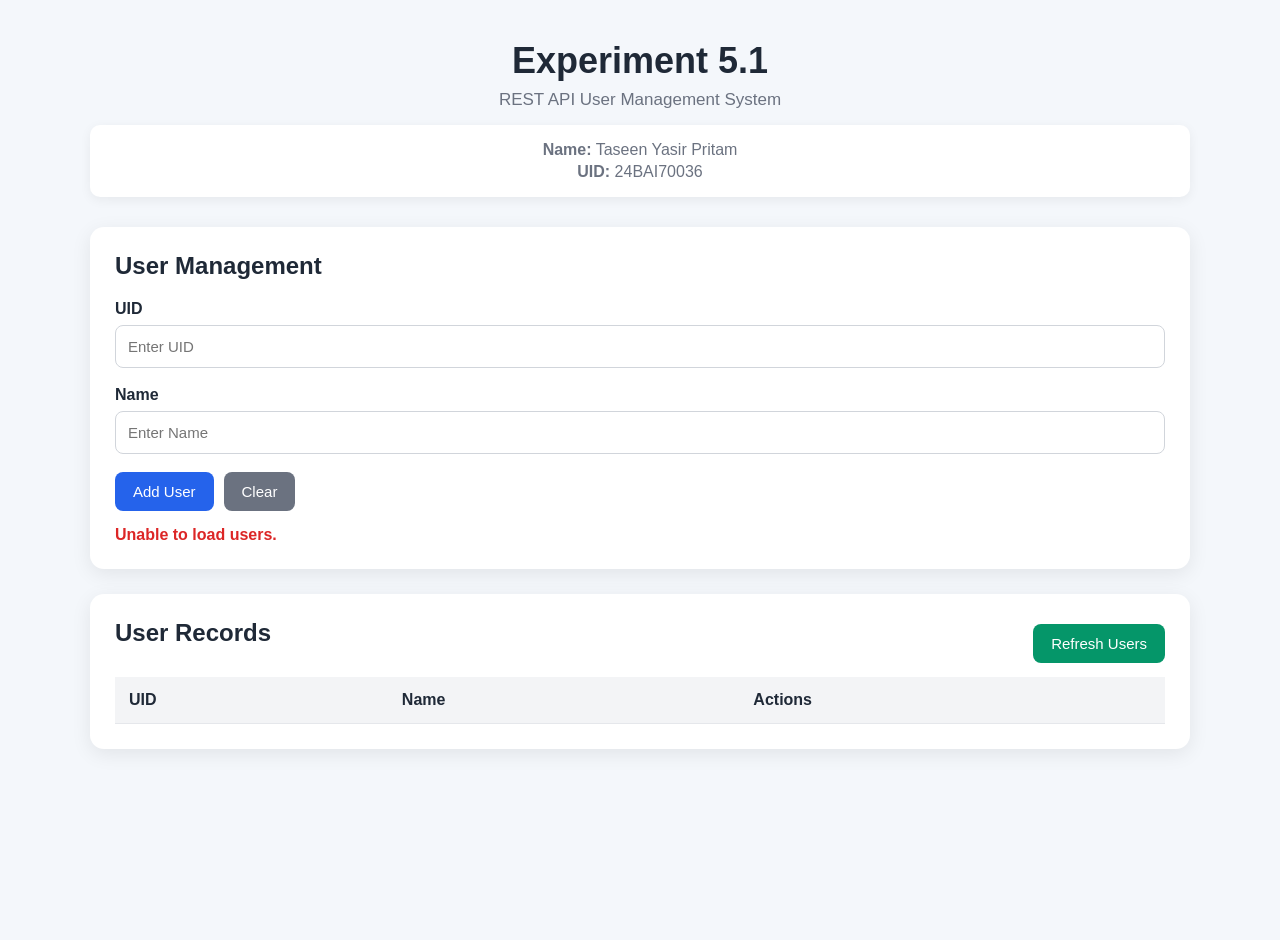
<file: 24bai70133_exp5.1/Frontend/index.html>
<!DOCTYPE html>
<html lang="en">
<head>
    <meta charset="UTF-8">
    <meta name="viewport" content="width=device-width, initial-scale=1.0">

    <title>Experiment 5.1 - REST API User Management</title>

    <link rel="stylesheet" href="style.css">
</head>

<body>

<div class="container">

    <header>
        <h1>Experiment 5.1</h1>
        <p>REST API User Management System</p>

        <div class="student-info">
            <p><strong>Name:</strong> Taseen Yasir Pritam</p>
            <p><strong>UID:</strong> 24BAI70036</p>
        </div>
    </header>

    <!-- Add / Update User -->
    <section class="card">

        <h2>User Management</h2>

        <form id="userForm">

            <div class="form-group">
                <label for="uid">UID</label>
                <input
                    type="text"
                    id="uid"
                    placeholder="Enter UID"
                    required
                >
            </div>

            <div class="form-group">
                <label for="name">Name</label>
                <input
                    type="text"
                    id="name"
                    placeholder="Enter Name"
                    required
                >
            </div>

            <div class="buttons">

                <button type="submit" id="submitBtn">
                    Add User
                </button>

                <button
                    type="button"
                    id="clearBtn"
                    class="clear-btn">
                    Clear
                </button>

            </div>

        </form>

        <p id="message"></p>

    </section>


    <!-- User Records -->
    <section class="card">

        <div class="table-header">

            <h2>User Records</h2>

            <button
                type="button"
                id="refreshBtn"
                class="refresh-btn">
                Refresh Users
            </button>

        </div>

        <div class="table-container">

            <table>

                <thead>
                    <tr>
                        <th>UID</th>
                        <th>Name</th>
                        <th>Actions</th>
                    </tr>
                </thead>

                <tbody id="userTableBody">
                </tbody>

            </table>

        </div>

    </section>

</div>

<script src="script.js"></script>

</body>
</html>
</file>
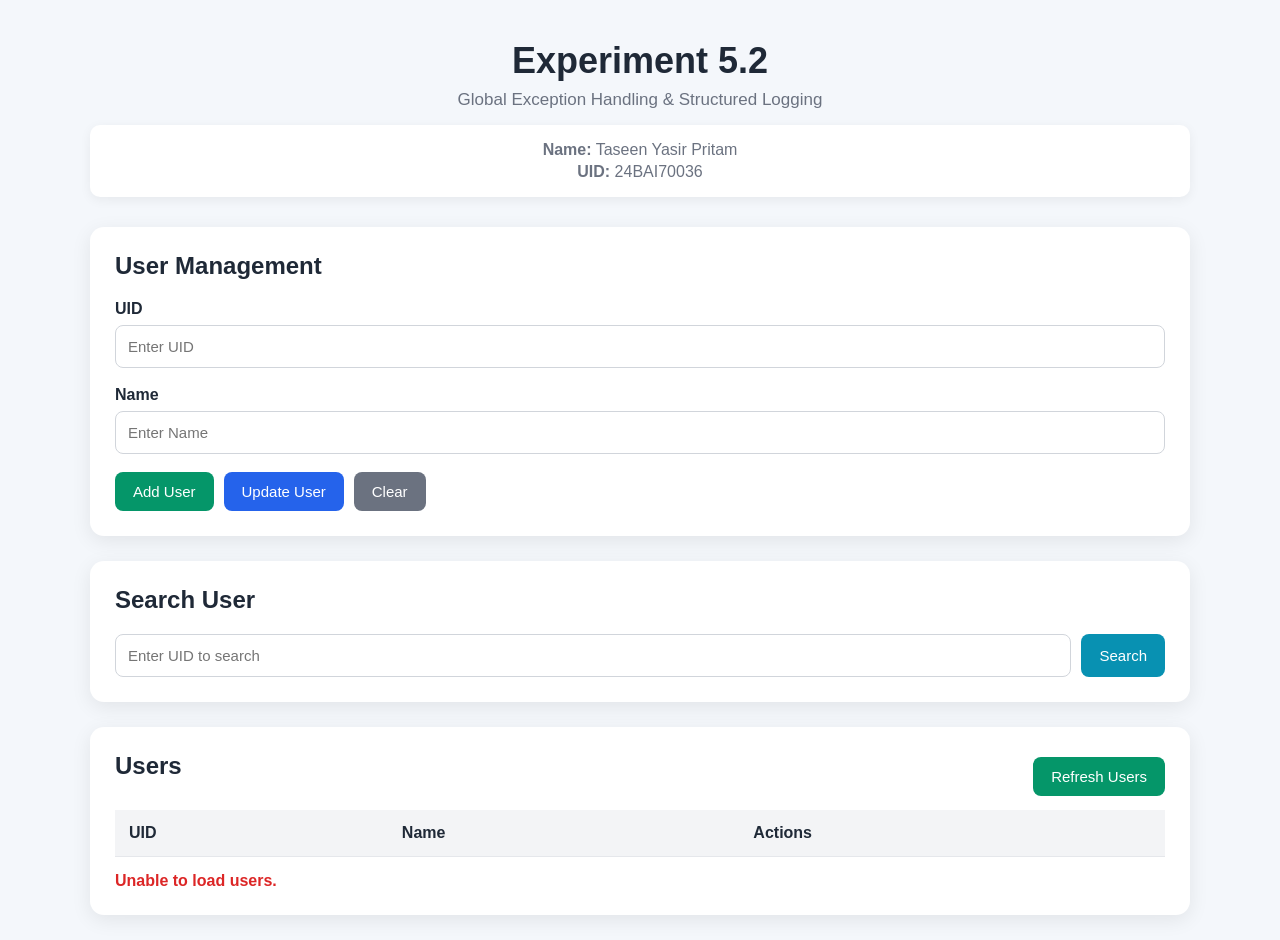
<file: 24bai70133_exp5.2/Frontend/index.html>
<!DOCTYPE html>
<html lang="en">
<head>
    <meta charset="UTF-8">
    <meta name="viewport" content="width=device-width, initial-scale=1.0">

    <title>Experiment 5.2 - User Management</title>

    <link rel="stylesheet" href="style.css">
</head>

<body>

<div class="container">

    <!-- Header -->
    <header>
        <h1>Experiment 5.2</h1>
        <p>Global Exception Handling &amp; Structured Logging</p>

        <div class="student-info">
            <p><strong>Name:</strong> Taseen Yasir Pritam</p>
            <p><strong>UID:</strong> 24BAI70036</p>
        </div>
    </header>


    <!-- User Management -->
    <section class="card">

        <h2>User Management</h2>

        <form id="userForm">

            <div class="form-group">
                <label for="uid">UID</label>

                <input
                    type="text"
                    id="uid"
                    placeholder="Enter UID"
                    required
                >
            </div>


            <div class="form-group">
                <label for="name">Name</label>

                <input
                    type="text"
                    id="name"
                    placeholder="Enter Name"
                    required
                >
            </div>


            <div class="buttons">

                <button
                    type="submit"
                    id="submitBtn"
                    class="btn-add">
                    Add User
                </button>

                <button
                    type="button"
                    id="updateBtn"
                    class="btn-update">
                    Update User
                </button>

                <button
                    type="button"
                    id="clearBtn"
                    class="btn-clear">
                    Clear
                </button>

            </div>

        </form>

    </section>


    <!-- Search User -->
    <section class="card">

        <h2>Search User</h2>

        <div class="search-box">

            <input
                type="text"
                id="searchUid"
                placeholder="Enter UID to search"
            >

            <button
                type="button"
                id="searchBtn"
                class="btn-search">
                Search
            </button>

        </div>

        <div id="searchResult"></div>

    </section>


    <!-- Users -->
    <section class="card">

        <div class="table-header">

            <h2>Users</h2>

            <button
                type="button"
                id="refreshBtn"
                class="btn-refresh">
                Refresh Users
            </button>

        </div>


        <div class="table-container">

            <table>

                <thead>
                    <tr>
                        <th>UID</th>
                        <th>Name</th>
                        <th>Actions</th>
                    </tr>
                </thead>

                <tbody id="userTableBody">
                </tbody>

            </table>

        </div>

        <div id="message"></div>

    </section>

</div>

<script src="script.js"></script>

</body>
</html>
</file>
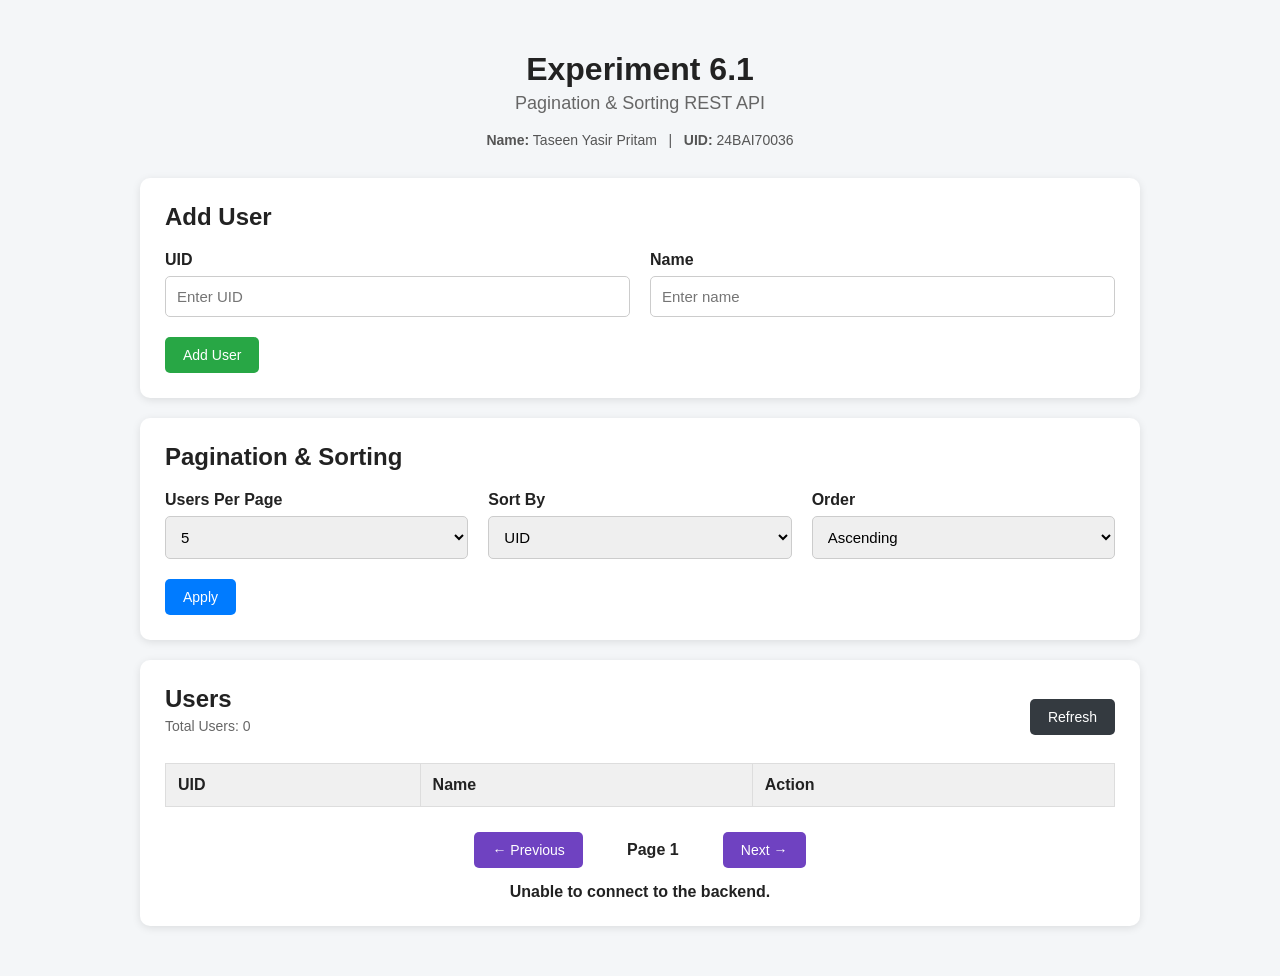
<file: 24bai70133_exp6.1/Frontend/index.html>
<!DOCTYPE html>
<html lang="en">

<head>
    <meta charset="UTF-8">

    <meta
        name="viewport"
        content="width=device-width, initial-scale=1.0"
    >

    <title>Experiment 6.1 - Pagination & Sorting REST API</title>

    <link rel="stylesheet" href="style.css">
</head>

<body>

<div class="container">

    <!-- Header -->
    <div class="header">

        <h1>Experiment 6.1</h1>

        <p>
            Pagination &amp; Sorting REST API
        </p>

        <div class="student-info">
            <strong>Name:</strong> Taseen Yasir Pritam
            &nbsp;&nbsp;|&nbsp;&nbsp;
            <strong>UID:</strong> 24BAI70036
        </div>

    </div>


    <!-- Add User -->
    <div class="card">

        <h2>Add User</h2>

        <form id="userForm">

            <div class="form-row">

                <div class="form-group">

                    <label for="uid">
                        UID
                    </label>

                    <input
                        type="text"
                        id="uid"
                        placeholder="Enter UID"
                        required
                    >

                </div>


                <div class="form-group">

                    <label for="name">
                        Name
                    </label>

                    <input
                        type="text"
                        id="name"
                        placeholder="Enter name"
                        required
                    >

                </div>

            </div>

            <button
                type="submit"
                class="btn btn-add"
            >
                Add User
            </button>

        </form>

    </div>


    <!-- Pagination & Sorting -->
    <div class="card">

        <h2>Pagination &amp; Sorting</h2>

        <div class="controls">

            <div class="form-group">

                <label for="pageSize">
                    Users Per Page
                </label>

                <select id="pageSize">

                    <option value="3">3</option>

                    <option
                        value="5"
                        selected
                    >
                        5
                    </option>

                    <option value="10">10</option>

                </select>

            </div>


            <div class="form-group">

                <label for="sortField">
                    Sort By
                </label>

                <select id="sortField">

                    <option value="uid">
                        UID
                    </option>

                    <option value="name">
                        Name
                    </option>

                </select>

            </div>


            <div class="form-group">

                <label for="sortDirection">
                    Order
                </label>

                <select id="sortDirection">

                    <option value="asc">
                        Ascending
                    </option>

                    <option value="desc">
                        Descending
                    </option>

                </select>

            </div>

        </div>

        <button
            class="btn btn-apply"
            onclick="loadUsers(0)"
        >
            Apply
        </button>

    </div>


    <!-- Users -->
    <div class="card">

        <div class="table-top">

            <div>

                <h2>Users</h2>

                <p id="totalInfo">
                    Total Users: 0
                </p>

            </div>

            <button
                class="btn btn-refresh"
                onclick="loadUsers(currentPage)"
            >
                Refresh
            </button>

        </div>


        <div class="table-container">

            <table>

                <thead>

                    <tr>

                        <th>UID</th>

                        <th>Name</th>

                        <th>Action</th>

                    </tr>

                </thead>

                <tbody id="userTableBody">
                </tbody>

            </table>

        </div>


        <!-- Pagination -->
        <div class="pagination">

            <button
                id="previousButton"
                class="btn btn-page"
                onclick="previousPage()"
            >
                ← Previous
            </button>

            <span id="pageInfo">
                Page 1
            </span>

            <button
                id="nextButton"
                class="btn btn-page"
                onclick="nextPage()"
            >
                Next →
            </button>

        </div>

        <div
            id="message"
            class="message"
        ></div>

    </div>

</div>

<script src="script.js"></script>

</body>
</html>
</file>
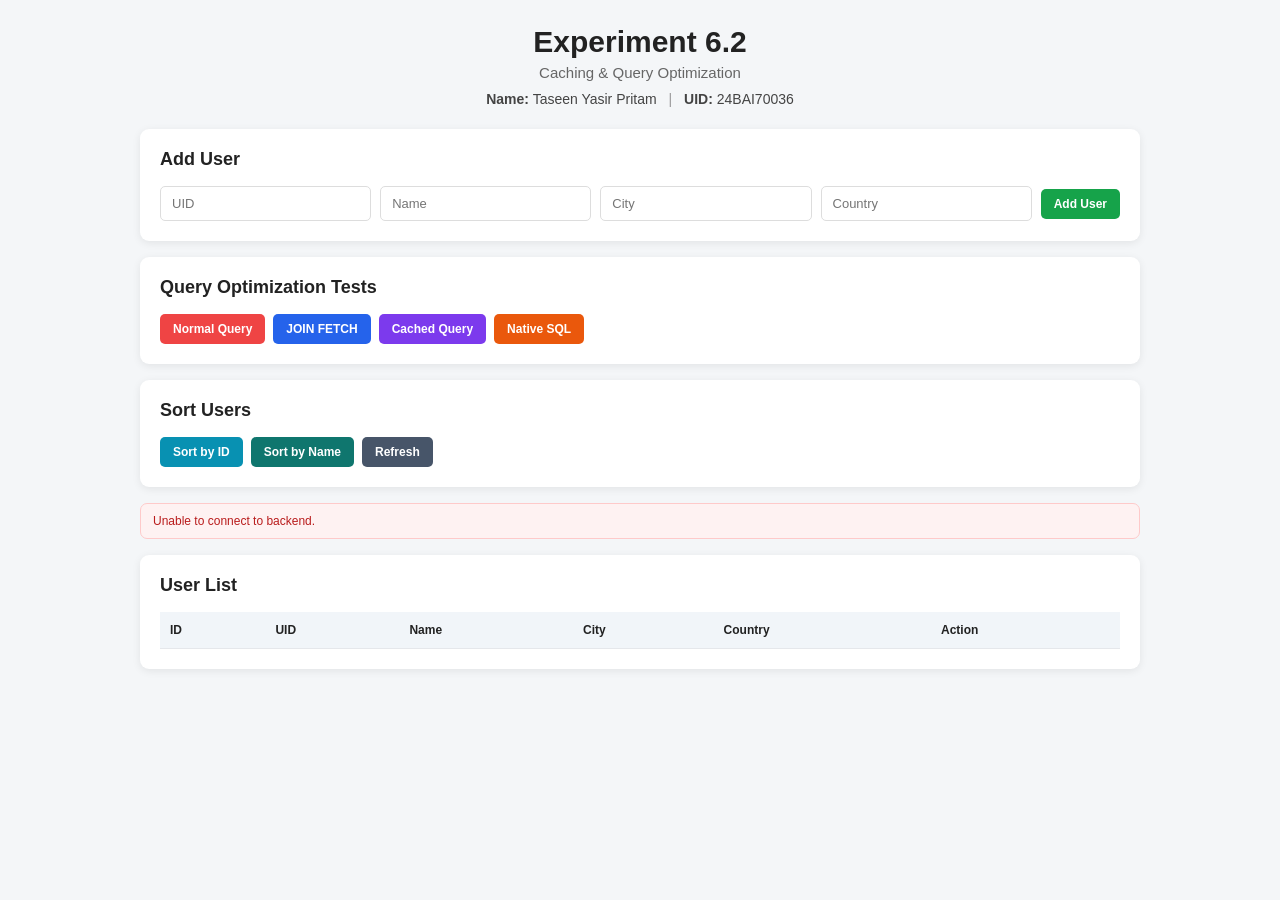
<file: 24bai70133_exp6.2/Frontend/index.html>
<!DOCTYPE html>
<html lang="en">

<head>
    <meta charset="UTF-8">

    <meta
        name="viewport"
        content="width=device-width, initial-scale=1.0"
    >

    <title>Experiment 6.2</title>

    <link rel="stylesheet" href="style.css">
</head>

<body>

<div class="container">

    <!-- Header -->
    <div class="header">

        <h1>Experiment 6.2</h1>

        <p class="subtitle">
            Caching &amp; Query Optimization
        </p>

        <div class="student-info">
            <strong>Name:</strong> Taseen Yasir Pritam
            <span>|</span>
            <strong>UID:</strong> 24BAI70036
        </div>

    </div>


    <!-- Add User -->
    <div class="card">

        <h2>Add User</h2>

        <form id="userForm">

            <div class="form-row">

                <input
                    type="text"
                    id="uid"
                    placeholder="UID"
                    required
                >

                <input
                    type="text"
                    id="name"
                    placeholder="Name"
                    required
                >

                <input
                    type="text"
                    id="city"
                    placeholder="City"
                    required
                >

                <input
                    type="text"
                    id="country"
                    placeholder="Country"
                    required
                >

                <button
                    type="submit"
                    class="btn btn-add"
                >
                    Add User
                </button>

            </div>

        </form>

    </div>


    <!-- Query Optimization Tests -->
    <div class="card">

        <h2>Query Optimization Tests</h2>

        <div class="button-row">

            <button
                class="btn btn-normal"
                onclick="runQuery('normal')"
            >
                Normal Query
            </button>

            <button
                class="btn btn-join"
                onclick="runQuery('optimized')"
            >
                JOIN FETCH
            </button>

            <button
                class="btn btn-cache"
                onclick="runQuery('cached')"
            >
                Cached Query
            </button>

            <button
                class="btn btn-native"
                onclick="runQuery('native')"
            >
                Native SQL
            </button>

        </div>

    </div>


    <!-- Sort Users -->
    <div class="card">

        <h2>Sort Users</h2>

        <div class="button-row">

            <button
                class="btn btn-sort-id"
                onclick="sortUsers('id')"
            >
                Sort by ID
            </button>

            <button
                class="btn btn-sort-name"
                onclick="sortUsers('name')"
            >
                Sort by Name
            </button>

            <button
                class="btn btn-refresh"
                onclick="loadUsers()"
            >
                Refresh
            </button>

        </div>

    </div>


    <!-- Result Message -->
    <div
        id="resultMessage"
        class="result-message"
    >
    </div>


    <!-- User List -->
    <div class="card">

        <h2>User List</h2>

        <div class="table-container">

            <table>

                <thead>

                    <tr>
                        <th>ID</th>
                        <th>UID</th>
                        <th>Name</th>
                        <th>City</th>
                        <th>Country</th>
                        <th>Action</th>
                    </tr>

                </thead>

                <tbody id="userTableBody">
                </tbody>

            </table>

        </div>

    </div>

</div>

<script src="script.js"></script>

</body>
</html>
</file>
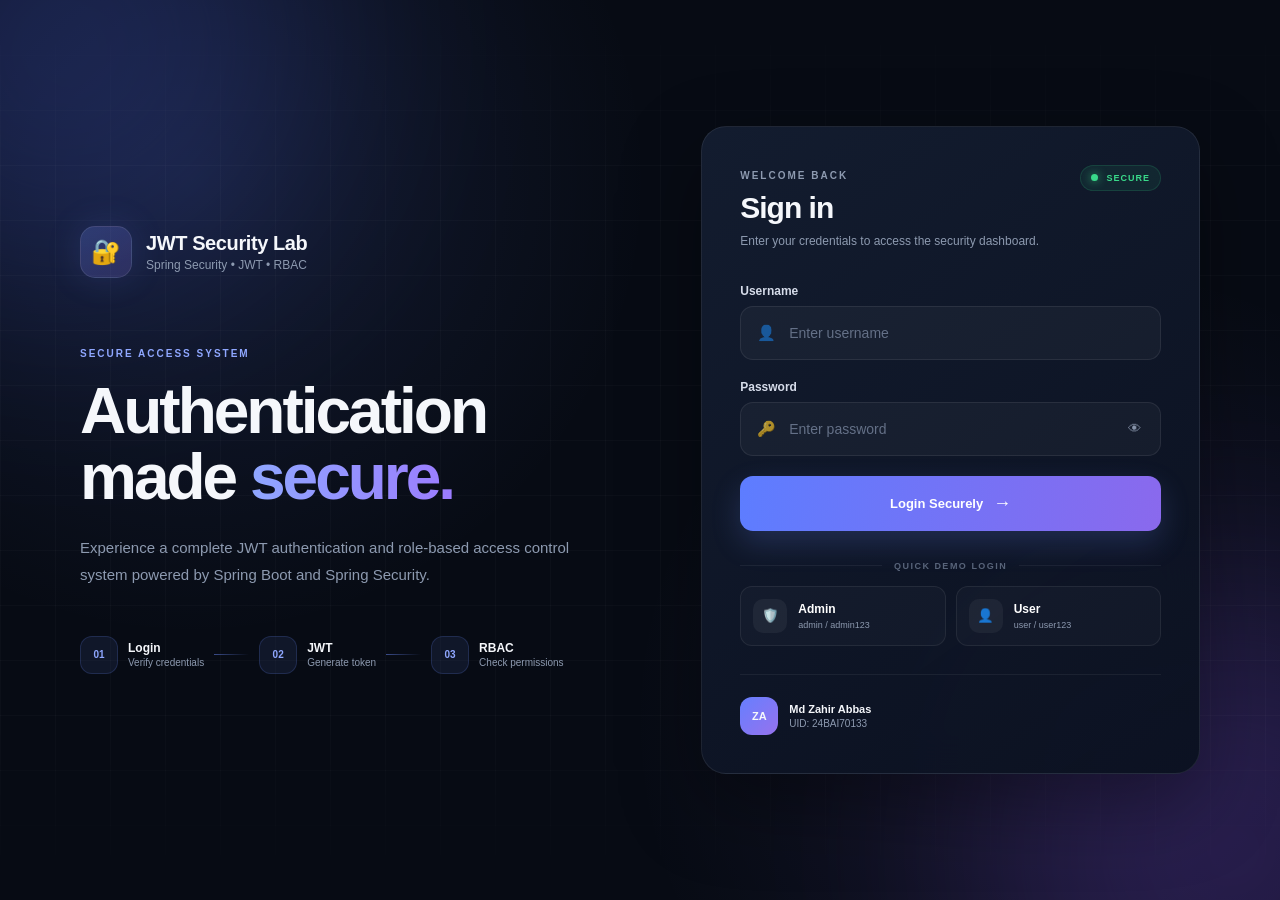
<file: Experiment 7.1 – JWT Authentication and RBAC/jwt-rbac-experiment/target/classes/static/index.html>
<!DOCTYPE html>
<html lang="en">
<head>
    <meta charset="UTF-8">
    <meta name="viewport" content="width=device-width, initial-scale=1.0">

    <title>JWT Security Lab | Md Zahir Abbas</title>

    <link rel="stylesheet" href="style.css">
</head>

<body>

<div class="app">

    <!-- ================= LOGIN PAGE ================= -->

    <section id="loginPage" class="login-page">

        <div class="login-background">
            <div class="glow glow-one"></div>
            <div class="glow glow-two"></div>
            <div class="grid"></div>
        </div>

        <div class="login-container">

            <!-- Left Side -->
            <div class="login-info">

                <div class="brand">
                    <div class="brand-icon">🔐</div>

                    <div>
                        <h1>JWT Security Lab</h1>
                        <p>Spring Security • JWT • RBAC</p>
                    </div>
                </div>

                <div class="hero-text">
                    <span class="small-label">SECURE ACCESS SYSTEM</span>

                    <h2>
                        Authentication made
                        <span>secure.</span>
                    </h2>

                    <p>
                        Experience a complete JWT authentication and
                        role-based access control system powered by
                        Spring Boot and Spring Security.
                    </p>
                </div>

                <div class="security-flow">

                    <div class="flow-item">
                        <div class="flow-icon">01</div>
                        <div>
                            <strong>Login</strong>
                            <small>Verify credentials</small>
                        </div>
                    </div>

                    <div class="flow-line"></div>

                    <div class="flow-item">
                        <div class="flow-icon">02</div>
                        <div>
                            <strong>JWT</strong>
                            <small>Generate token</small>
                        </div>
                    </div>

                    <div class="flow-line"></div>

                    <div class="flow-item">
                        <div class="flow-icon">03</div>
                        <div>
                            <strong>RBAC</strong>
                            <small>Check permissions</small>
                        </div>
                    </div>

                </div>

            </div>


            <!-- Login Card -->
            <div class="login-card">

                <div class="card-top">

                    <div>
                        <span class="card-label">WELCOME BACK</span>

                        <h3>Sign in</h3>

                        <p>
                            Enter your credentials to access the
                            security dashboard.
                        </p>
                    </div>

                    <div class="secure-badge">
                        <span class="status-dot"></span>
                        SECURE
                    </div>

                </div>


                <!-- Login Form -->

                <form id="loginForm">

                    <div class="input-group">

                        <label for="username">
                            Username
                        </label>

                        <div class="input-wrapper">

                            <span class="input-icon">👤</span>

                            <input
                                type="text"
                                id="username"
                                placeholder="Enter username"
                                autocomplete="username"
                                required
                            >

                        </div>

                    </div>


                    <div class="input-group">

                        <label for="password">
                            Password
                        </label>

                        <div class="input-wrapper">

                            <span class="input-icon">🔑</span>

                            <input
                                type="password"
                                id="password"
                                placeholder="Enter password"
                                autocomplete="current-password"
                                required
                            >

                            <button
                                type="button"
                                id="togglePassword"
                                class="password-toggle"
                            >
                                👁
                            </button>

                        </div>

                    </div>


                    <button
                        type="submit"
                        id="loginButton"
                        class="login-button"
                    >

                        <span id="loginButtonText">
                            Login Securely
                        </span>

                        <span class="button-arrow">
                            →
                        </span>

                    </button>

                </form>


                <!-- Demo Login -->

                <div class="demo-section">

                    <div class="divider">
                        <span>QUICK DEMO LOGIN</span>
                    </div>

                    <div class="demo-buttons">

                        <button
                            type="button"
                            id="adminDemo"
                            class="demo-button admin-demo"
                        >
                            <span class="demo-icon">🛡️</span>

                            <span>
                                <strong>Admin</strong>
                                <small>admin / admin123</small>
                            </span>
                        </button>


                        <button
                            type="button"
                            id="userDemo"
                            class="demo-button user-demo"
                        >
                            <span class="demo-icon">👤</span>

                            <span>
                                <strong>User</strong>
                                <small>user / user123</small>
                            </span>
                        </button>

                    </div>

                </div>


                <!-- Error Message -->

                <div
                    id="loginMessage"
                    class="message hidden"
                    role="alert"
                ></div>


                <div class="student-info">

                    <div class="student-avatar">
                        ZA
                    </div>

                    <div>
                        <strong>Md Zahir Abbas</strong>
                        <span>UID: 24BAI70133</span>
                    </div>

                </div>

            </div>

        </div>

    </section>



    <!-- ================= DASHBOARD ================= -->

    <section id="dashboardPage" class="dashboard-page hidden">

        <!-- Sidebar -->

        <aside class="sidebar">

            <div class="sidebar-brand">

                <div class="brand-icon small">
                    🔐
                </div>

                <div>
                    <strong>JWT LAB</strong>
                    <span>Security Console</span>
                </div>

            </div>


            <div class="sidebar-profile">

                <div class="profile-avatar">
                    ZA
                </div>

                <div class="profile-details">

                    <strong id="sidebarName">
                        Md Zahir Abbas
                    </strong>

                    <span id="sidebarRole">
                        AUTHENTICATED USER
                    </span>

                </div>

                <span class="online-dot"></span>

            </div>


            <nav class="sidebar-nav">

                <span class="nav-title">
                    MAIN MENU
                </span>

                <button
                    type="button"
                    class="nav-item active"
                    data-section="overview"
                >
                    <span>◈</span>
                    Overview
                </button>

                <button
                    type="button"
                    class="nav-item"
                    data-section="api"
                >
                    <span>⚡</span>
                    API Testing
                </button>

                <button
                    type="button"
                    class="nav-item"
                    data-section="security"
                >
                    <span>🛡</span>
                    Security
                </button>

                <button
                    type="button"
                    class="nav-item"
                    data-section="token"
                >
                    <span>🔑</span>
                    JWT Token
                </button>

            </nav>


            <div class="sidebar-bottom">

                <div class="sidebar-project">

                    <span class="project-icon">
                        ◆
                    </span>

                    <div>
                        <strong>Experiment 2.3.1</strong>
                        <small>JWT + Spring Security</small>
                    </div>

                </div>

                <button
                    type="button"
                    id="logoutButton"
                    class="logout-button"
                >
                    <span>↪</span>
                    Logout
                </button>

            </div>

        </aside>


        <!-- Main Dashboard -->

        <main class="dashboard-main">

            <!-- Topbar -->

            <header class="topbar">

                <div>

                    <span class="breadcrumb">
                        SECURITY LAB / DASHBOARD
                    </span>

                    <h2 id="pageTitle">
                        Security Overview
                    </h2>

                </div>


                <div class="topbar-right">

                    <div class="live-status">
                        <span class="online-dot"></span>
                        System Online
                    </div>

                    <div class="top-avatar">
                        ZA
                    </div>

                </div>

            </header>


            <!-- ================= OVERVIEW ================= -->

            <section
                id="overviewSection"
                class="dashboard-section"
            >

                <div class="welcome-banner">

                    <div>

                        <span class="small-label">
                            AUTHENTICATION SUCCESSFUL
                        </span>

                        <h1>
                            Welcome,
                            <span id="welcomeName">
                                Md Zahir Abbas
                            </span>
                            👋
                        </h1>

                        <p>
                            Your identity has been verified and your
                            JWT authentication session is active.
                        </p>

                    </div>

                    <div class="welcome-shield">
                        🛡️
                    </div>

                </div>


                <!-- Stats -->

                <div class="stats-grid">

                    <div class="stat-card">

                        <div class="stat-icon blue">
                            👤
                        </div>

                        <div>
                            <span>USER ID</span>

                            <strong>
                                24BAI70133
                            </strong>
                        </div>

                    </div>


                    <div class="stat-card">

                        <div class="stat-icon purple">
                            🛡️
                        </div>

                        <div>
                            <span>ROLE</span>

                            <strong id="roleValue">
                                ADMIN
                            </strong>
                        </div>

                    </div>


                    <div class="stat-card">

                        <div class="stat-icon green">
                            ✓
                        </div>

                        <div>
                            <span>AUTH STATUS</span>

                            <strong class="success-text">
                                VERIFIED
                            </strong>
                        </div>

                    </div>


                    <div class="stat-card">

                        <div class="stat-icon orange">
                            🔑
                        </div>

                        <div>
                            <span>TOKEN</span>

                            <strong>
                                ACTIVE
                            </strong>
                        </div>

                    </div>

                </div>


                <!-- API Access -->

                <div class="section-heading">

                    <div>
                        <span class="small-label">
                            ENDPOINT CONTROL
                        </span>

                        <h2>
                            API Access
                        </h2>
                    </div>

                    <span class="api-count">
                        3 ENDPOINTS
                    </span>

                </div>


                <div class="api-grid">

                    <button
                        type="button"
                        class="api-card"
                        data-api="/api/user"
                        data-name="User API"
                    >

                        <div class="api-card-top">

                            <div class="api-icon user">
                                👤
                            </div>

                            <span class="method get">
                                GET
                            </span>

                        </div>

                        <h3>
                            User API
                        </h3>

                        <p>
                            Accessible to USER and ADMIN roles.
                        </p>

                        <div class="api-footer">
                            <span>/api/user</span>
                            <span>→</span>
                        </div>

                    </button>


                    <button
                        type="button"
                        class="api-card"
                        data-api="/api/admin"
                        data-name="Admin API"
                    >

                        <div class="api-card-top">

                            <div class="api-icon admin">
                                🛡️
                            </div>

                            <span class="method get">
                                GET
                            </span>

                        </div>

                        <h3>
                            Admin API
                        </h3>

                        <p>
                            Restricted to ADMIN role only.
                        </p>

                        <div class="api-footer">
                            <span>/api/admin</span>
                            <span>→</span>
                        </div>

                    </button>


                    <button
                        type="button"
                        class="api-card"
                        data-api="/api/public"
                        data-name="Public API"
                    >

                        <div class="api-card-top">

                            <div class="api-icon public">
                                🌐
                            </div>

                            <span class="method get">
                                GET
                            </span>

                        </div>

                        <h3>
                            Public API
                        </h3>

                        <p>
                            Public endpoint available without role.
                        </p>

                        <div class="api-footer">
                            <span>/api/public</span>
                            <span>→</span>
                        </div>

                    </button>

                </div>


                <!-- Security Flow -->

                <div class="section-heading flow-heading">

                    <div>
                        <span class="small-label">
                            HOW IT WORKS
                        </span>

                        <h2>
                            Authentication Flow
                        </h2>
                    </div>

                </div>


                <div class="dashboard-flow">

                    <div class="flow-step active-flow">
                        <span>01</span>
                        <strong>Login</strong>
                        <small>Credentials</small>
                    </div>

                    <div class="flow-arrow">→</div>

                    <div class="flow-step">
                        <span>02</span>
                        <strong>JWT</strong>
                        <small>Token generated</small>
                    </div>

                    <div class="flow-arrow">→</div>

                    <div class="flow-step">
                        <span>03</span>
                        <strong>Bearer</strong>
                        <small>Authorization header</small>
                    </div>

                    <div class="flow-arrow">→</div>

                    <div class="flow-step">
                        <span>04</span>
                        <strong>Filter</strong>
                        <small>JWT validation</small>
                    </div>

                    <div class="flow-arrow">→</div>

                    <div class="flow-step">
                        <span>05</span>
                        <strong>RBAC</strong>
                        <small>Role checking</small>
                    </div>

                </div>

            </section>



            <!-- ================= API SECTION ================= -->

            <section
                id="apiSection"
                class="dashboard-section hidden"
            >

                <div class="section-heading">

                    <div>
                        <span class="small-label">
                            LIVE BACKEND TEST
                        </span>

                        <h2>
                            API Testing
                        </h2>

                        <p>
                            Send authenticated requests directly
                            to your Spring Boot backend.
                        </p>
                    </div>

                </div>


                <div class="api-test-layout">

                    <div class="api-test-panel">

                        <div class="test-header">
                            <span class="method get">GET</span>

                            <strong id="selectedEndpoint">
                                Select an endpoint
                            </strong>
                        </div>


                        <div class="endpoint-list">

                            <button
                                type="button"
                                class="endpoint-button"
                                data-api="/api/user"
                                data-name="User API"
                            >
                                <span>👤</span>
                                <span>
                                    <strong>User API</strong>
                                    <small>/api/user</small>
                                </span>
                            </button>


                            <button
                                type="button"
                                class="endpoint-button"
                                data-api="/api/admin"
                                data-name="Admin API"
                            >
                                <span>🛡️</span>
                                <span>
                                    <strong>Admin API</strong>
                                    <small>/api/admin</small>
                                </span>
                            </button>


                            <button
                                type="button"
                                class="endpoint-button"
                                data-api="/api/public"
                                data-name="Public API"
                            >
                                <span>🌐</span>
                                <span>
                                    <strong>Public API</strong>
                                    <small>/api/public</small>
                                </span>
                            </button>

                        </div>


                        <button
                            type="button"
                            id="sendApiButton"
                            class="send-api-button"
                        >
                            Send Request →
                        </button>

                    </div>


                    <div class="response-panel">

                        <div class="response-header">

                            <span>
                                RESPONSE
                            </span>

                            <span
                                id="responseStatus"
                                class="response-status"
                            >
                                WAITING
                            </span>

                        </div>

                        <pre id="apiResponse">Select an endpoint and click "Send Request".</pre>

                    </div>

                </div>

            </section>



            <!-- ================= SECURITY SECTION ================= -->

            <section
                id="securitySection"
                class="dashboard-section hidden"
            >

                <div class="section-heading">

                    <div>
                        <span class="small-label">
                            SPRING SECURITY
                        </span>

                        <h2>
                            Security & RBAC
                        </h2>

                        <p>
                            Your current authentication and
                            authorization information.
                        </p>
                    </div>

                </div>


                <div class="security-grid">

                    <div class="security-card">

                        <div class="security-card-icon">
                            🔐
                        </div>

                        <h3>
                            Authentication
                        </h3>

                        <p>
                            Your identity is verified using
                            Spring Security AuthenticationManager.
                        </p>

                        <span class="security-status">
                            ✓ AUTHENTICATED
                        </span>

                    </div>


                    <div class="security-card">

                        <div class="security-card-icon">
                            🛡️
                        </div>

                        <h3>
                            Authorization
                        </h3>

                        <p>
                            Access to protected resources is
                            controlled according to your role.
                        </p>

                        <span class="security-status">
                            ✓ AUTHORIZED
                        </span>

                    </div>


                    <div class="security-card">

                        <div class="security-card-icon">
                            👑
                        </div>

                        <h3>
                            Role Based Access
                        </h3>

                        <p>
                            Your current role determines which
                            APIs you can access.
                        </p>

                        <span
                            id="securityRole"
                            class="security-status"
                        >
                            ROLE_ADMIN
                        </span>

                    </div>

                </div>


                <div class="permission-table">

                    <div class="permission-row header">

                        <span>Endpoint</span>
                        <span>USER</span>
                        <span>ADMIN</span>

                    </div>


                    <div class="permission-row">

                        <span>/api/user</span>

                        <span class="allowed">
                            ✓ ALLOWED
                        </span>

                        <span class="allowed">
                            ✓ ALLOWED
                        </span>

                    </div>


                    <div class="permission-row">

                        <span>/api/admin</span>

                        <span class="denied">
                            ✕ DENIED
                        </span>

                        <span class="allowed">
                            ✓ ALLOWED
                        </span>

                    </div>

                </div>

            </section>



            <!-- ================= TOKEN SECTION ================= -->

            <section
                id="tokenSection"
                class="dashboard-section hidden"
            >

                <div class="section-heading">

                    <div>
                        <span class="small-label">
                            JSON WEB TOKEN
                        </span>

                        <h2>
                            JWT Token
                        </h2>

                        <p>
                            Your current authentication token.
                        </p>
                    </div>

                </div>


                <div class="token-card">

                    <div class="token-header">

                        <div>

                            <span class="token-label">
                                TOKEN STATUS
                            </span>

                            <h3>
                                🔑 Active JWT
                            </h3>

                        </div>

                        <span class="token-active">
                            ACTIVE
                        </span>

                    </div>


                    <div class="token-preview">

                        <span>
                            HEADER
                        </span>

                        <span>
                            PAYLOAD
                        </span>

                        <span>
                            SIGNATURE
                        </span>

                    </div>


                    <div class="token-box">

                        <code id="tokenDisplay">
                            JWT token will appear here after login.
                        </code>

                    </div>


                    <div class="token-info">

                        <div>
                            <span>Username</span>
                            <strong id="tokenUsername">-</strong>
                        </div>

                        <div>
                            <span>Role</span>
                            <strong id="tokenRole">-</strong>
                        </div>

                        <div>
                            <span>Algorithm</span>
                            <strong id="tokenAlgorithm">-</strong>
                        </div>

                    </div>

                </div>

            </section>



            <!-- ================= API RESULT MODAL ================= -->

            <div
                id="apiModal"
                class="modal hidden"
            >

                <div class="modal-card">

                    <button
                        type="button"
                        id="closeModal"
                        class="close-modal"
                    >
                        ×
                    </button>

                    <div
                        id="modalIcon"
                        class="modal-icon"
                    >
                        ✓
                    </div>

                    <h2 id="modalTitle">
                        API Response
                    </h2>

                    <p id="modalMessage">
                        Request completed.
                    </p>

                    <div class="modal-response">

                        <span id="modalStatus">
                            HTTP 200
                        </span>

                        <pre id="modalBody"></pre>

                    </div>

                    <button
                        type="button"
                        id="modalOk"
                        class="modal-button"
                    >
                        Continue
                    </button>

                </div>

            </div>


            <!-- Toast -->

            <div
                id="toast"
                class="toast hidden"
            >
                <span id="toastIcon">✓</span>

                <div>
                    <strong id="toastTitle">
                        Success
                    </strong>

                    <p id="toastMessage">
                        Request completed.
                    </p>
                </div>

            </div>

        </main>

    </section>

</div>


<script src="app.js"></script>

</body>
</html>
</file>
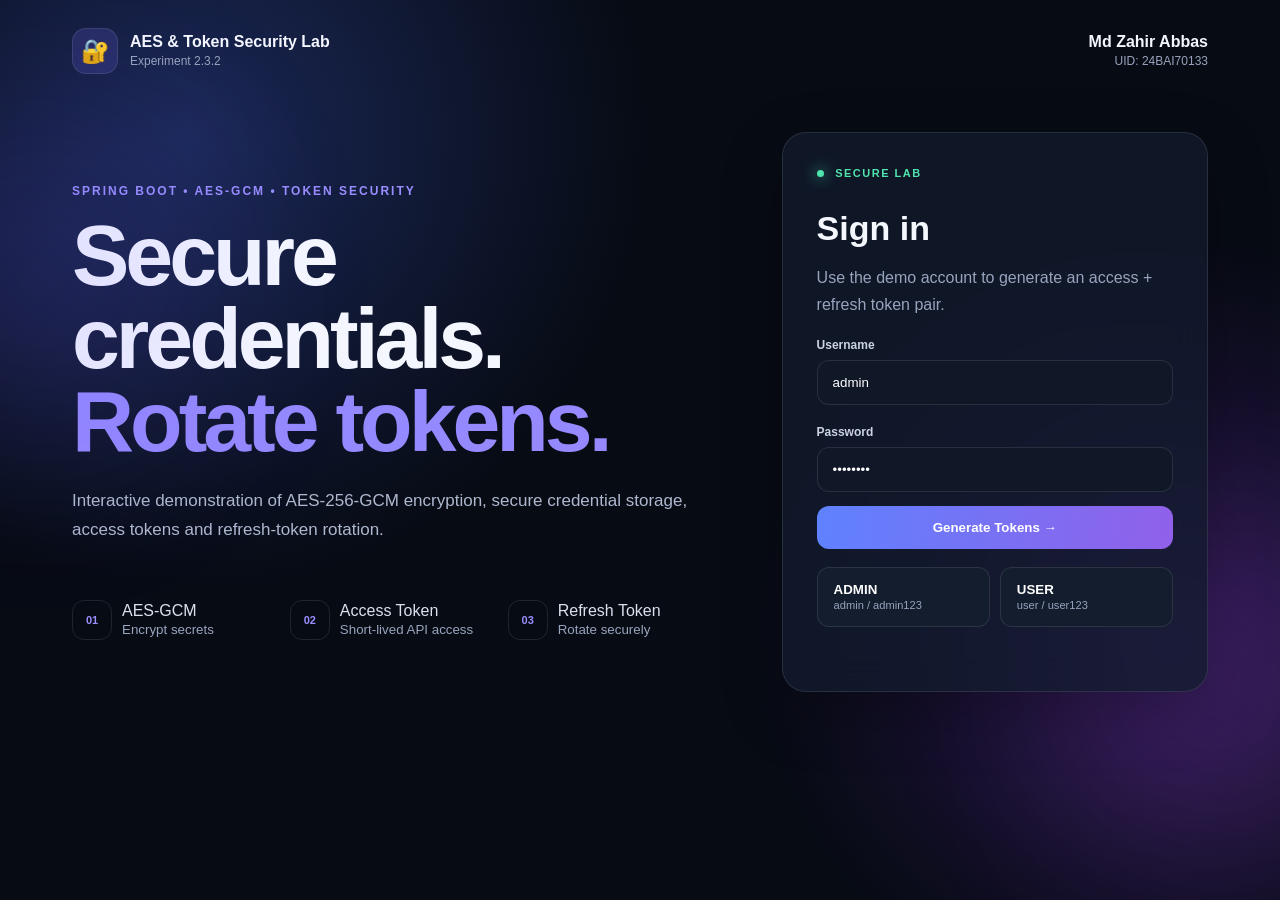
<file: Experiment 7.2 – AES-GCM Encryption and Token Management/aes-token-experiment/target/classes/static/index.html>
<!doctype html>
<html lang="en">
<head>
    <meta charset="UTF-8">
    <meta name="viewport" content="width=device-width, initial-scale=1.0">
    <title>AES & Token Security Lab</title>
    <link rel="stylesheet" href="style.css">
</head>
<body>
<div class="orb orb-a"></div>
<div class="orb orb-b"></div>

<header class="topbar">
    <div class="brand">
        <div class="brand-icon">🔐</div>
        <div>
            <strong>AES & Token Security Lab</strong>
            <span>Experiment 2.3.2</span>
        </div>
    </div>
    <div class="student">
        <strong>Md Zahir Abbas</strong>
        <span>UID: 24BAI70133</span>
    </div>
</header>

<main>
    <section class="hero">
        <div>
            <div class="eyebrow">SPRING BOOT • AES-GCM • TOKEN SECURITY</div>
            <h1>Secure credentials.<br><em>Rotate tokens.</em></h1>
            <p>Interactive demonstration of AES-256-GCM encryption, secure credential storage, access tokens and refresh-token rotation.</p>
            <div class="flow">
                <div><b>01</b><span>AES-GCM<br><small>Encrypt secrets</small></span></div>
                <div><b>02</b><span>Access Token<br><small>Short-lived API access</small></span></div>
                <div><b>03</b><span>Refresh Token<br><small>Rotate securely</small></span></div>
            </div>
        </div>

        <div class="card login-card">
            <div class="status"><span></span> SECURE LAB</div>
            <h2>Sign in</h2>
            <p class="muted">Use the demo account to generate an access + refresh token pair.</p>

            <label>Username</label>
            <input id="username" value="admin" autocomplete="username">

            <label>Password</label>
            <input id="password" type="password" value="admin123" autocomplete="current-password">

            <button id="loginBtn">Generate Tokens →</button>

            <div class="demo">
                <button class="demo-btn" data-u="admin" data-p="admin123">ADMIN<br><small>admin / admin123</small></button>
                <button class="demo-btn" data-u="user" data-p="user123">USER<br><small>user / user123</small></button>
            </div>

            <div id="loginMsg" class="message"></div>
        </div>
    </section>

    <section id="dashboard" class="dashboard hidden">
        <div class="dashboard-head">
            <div>
                <div class="eyebrow">LIVE SECURITY DASHBOARD</div>
                <h2>Token Security Overview</h2>
            </div>
            <button id="logoutBtn" class="secondary">Logout</button>
        </div>

        <div class="stats">
            <div class="stat card"><span>ACCESS TOKEN</span><strong id="accessStatus">READY</strong><small>15-minute lifetime</small></div>
            <div class="stat card"><span>REFRESH TOKEN</span><strong>ROTATING</strong><small>7-day lifetime</small></div>
            <div class="stat card"><span>ENCRYPTION</span><strong>AES-256-GCM</strong><small>Unique 12-byte IV</small></div>
            <div class="stat card"><span>STORAGE</span><strong>PROTECTED</strong><small>Encrypted / hashed</small></div>
        </div>

        <div class="grid">
            <div class="card panel">
                <div class="panel-title"><span>🔑</span><div><h3>Token Pair</h3><small>Generated at login</small></div></div>
                <div class="token-box"><label>ACCESS TOKEN</label><code id="accessToken"></code></div>
                <div class="token-box"><label>REFRESH TOKEN</label><code id="refreshToken"></code></div>
                <button id="refreshBtn">Rotate Refresh Token</button>
                <button id="revokeBtn" class="danger">Revoke Refresh Token</button>
                <div id="tokenMsg" class="message"></div>
            </div>

            <div class="card panel">
                <div class="panel-title"><span>🛡️</span><div><h3>API Security</h3><small>Bearer access-token testing</small></div></div>
                <button id="protectedBtn">Call Protected API</button>
                <button id="publicBtn" class="secondary">Call Public API</button>
                <pre id="apiOutput">No request yet.</pre>
            </div>

            <div class="card panel">
                <div class="panel-title"><span>🔒</span><div><h3>AES Credential Storage</h3><small>Encrypt recoverable secrets at rest</small></div></div>
                <input id="provider" value="Demo OAuth">
                <input id="oauthAccess" placeholder="OAuth access token" value="demo-access-secret">
                <input id="oauthRefresh" placeholder="OAuth refresh token" value="demo-refresh-secret">
                <button id="saveCredentialBtn">Encrypt & Store Credential</button>
                <div id="credentialMsg" class="message"></div>
            </div>

            <div class="card panel">
                <div class="panel-title"><span>📚</span><div><h3>Experiment Concepts</h3><small>Mapped to the PDF</small></div></div>
                <ul class="concepts">
                    <li><b>AES-GCM</b><span>Confidentiality + integrity</span></li>
                    <li><b>Unique IV</b><span>New nonce for every encryption</span></li>
                    <li><b>Access token</b><span>Short-lived API access</span></li>
                    <li><b>Refresh rotation</b><span>Old token becomes invalid</span></li>
                    <li><b>Token hash</b><span>Raw refresh token not stored</span></li>
                </ul>
            </div>
        </div>
    </section>
</main>

<script src="app.js"></script>
</body>
</html>
</file>
<file: 24bai70133_exp5.1/Frontend/style.css>
* {
    box-sizing: border-box;
    margin: 0;
    padding: 0;
}

body {
    font-family: Arial, sans-serif;
    background: #f4f7fb;
    color: #1f2937;
    min-height: 100vh;
}

.container {
    width: 90%;
    max-width: 1100px;
    margin: 40px auto;
}

header {
    text-align: center;
    margin-bottom: 30px;
}

header h1 {
    font-size: 36px;
    margin-bottom: 8px;
}

header p {
    color: #6b7280;
    font-size: 17px;
}

.student-info {
    margin-top: 15px;
    padding: 12px;
    background: white;
    border-radius: 10px;
    box-shadow: 0 3px 12px rgba(0, 0, 0, 0.06);
}

.student-info p {
    margin: 4px 0;
    font-size: 16px;
}

.card {
    background: white;
    padding: 25px;
    margin-bottom: 25px;
    border-radius: 14px;
    box-shadow: 0 5px 20px rgba(0, 0, 0, 0.08);
}

.card h2 {
    margin-bottom: 20px;
}

.form-group {
    margin-bottom: 18px;
}

.form-group label {
    display: block;
    margin-bottom: 7px;
    font-weight: bold;
}

.form-group input {
    width: 100%;
    padding: 12px;
    border: 1px solid #d1d5db;
    border-radius: 8px;
    font-size: 15px;
}

.form-group input:focus {
    outline: none;
    border-color: #2563eb;
}

button {
    border: none;
    padding: 11px 18px;
    border-radius: 8px;
    background: #2563eb;
    color: white;
    font-size: 15px;
    cursor: pointer;
}

button:hover {
    opacity: 0.9;
}

.buttons {
    display: flex;
    gap: 10px;
}

.clear-btn {
    background: #6b7280;
}

.refresh-btn {
    background: #059669;
}

.table-header {
    display: flex;
    justify-content: space-between;
    align-items: center;
}

.table-container {
    overflow-x: auto;
}

table {
    width: 100%;
    border-collapse: collapse;
    margin-top: 10px;
}

th,
td {
    padding: 14px;
    text-align: left;
    border-bottom: 1px solid #e5e7eb;
}

th {
    background: #f3f4f6;
}

.action-btn {
    margin-right: 8px;
    padding: 7px 12px;
}

.edit-btn {
    background: #f59e0b;
}

.delete-btn {
    background: #dc2626;
}

#message {
    margin-top: 15px;
    font-weight: bold;
}

.success {
    color: #059669;
}

.error {
    color: #dc2626;
}

@media (max-width: 600px) {

    .container {
        width: 95%;
        margin: 20px auto;
    }

    .table-header {
        gap: 10px;
        align-items: flex-start;
        flex-direction: column;
    }

    .buttons {
        flex-direction: column;
    }
}
</file>
<file: 24bai70133_exp5.2/Frontend/style.css>
* {
    box-sizing: border-box;
    margin: 0;
    padding: 0;
}

body {
    font-family: Arial, sans-serif;
    background: #f4f7fb;
    color: #1f2937;
    min-height: 100vh;
}

.container {
    width: 90%;
    max-width: 1100px;
    margin: 40px auto;
}

header {
    text-align: center;
    margin-bottom: 30px;
}

header h1 {
    font-size: 36px;
    margin-bottom: 8px;
}

header p {
    color: #6b7280;
    font-size: 17px;
}

.student-info {
    margin-top: 15px;
    padding: 12px;
    background: white;
    border-radius: 10px;
    box-shadow: 0 3px 12px rgba(0, 0, 0, 0.06);
}

.student-info p {
    margin: 4px 0;
    font-size: 16px;
}

.card {
    background: white;
    padding: 25px;
    margin-bottom: 25px;
    border-radius: 14px;
    box-shadow: 0 5px 20px rgba(0, 0, 0, 0.08);
}

.card h2 {
    margin-bottom: 20px;
}

.form-group {
    margin-bottom: 18px;
}

.form-group label {
    display: block;
    margin-bottom: 7px;
    font-weight: bold;
}

.form-group input {
    width: 100%;
    padding: 12px;
    border: 1px solid #d1d5db;
    border-radius: 8px;
    font-size: 15px;
}

.form-group input:focus {
    outline: none;
    border-color: #2563eb;
}

button {
    border: none;
    padding: 11px 18px;
    border-radius: 8px;
    background: #2563eb;
    color: white;
    font-size: 15px;
    cursor: pointer;
}

button:hover {
    opacity: 0.9;
}

.buttons {
    display: flex;
    gap: 10px;
}

.clear-btn {
    background: #6b7280;
}

.refresh-btn {
    background: #059669;
}

.table-header {
    display: flex;
    justify-content: space-between;
    align-items: center;
}

.table-container {
    overflow-x: auto;
}

table {
    width: 100%;
    border-collapse: collapse;
    margin-top: 10px;
}

th,
td {
    padding: 14px;
    text-align: left;
    border-bottom: 1px solid #e5e7eb;
}

th {
    background: #f3f4f6;
}

.action-btn {
    margin-right: 8px;
    padding: 7px 12px;
}

.edit-btn {
    background: #f59e0b;
}

.delete-btn {
    background: #dc2626;
}

#message {
    margin-top: 15px;
    font-weight: bold;
}

.success {
    color: #059669;
}

.error {
    color: #dc2626;
}

@media (max-width: 600px) {

    .container {
        width: 95%;
        margin: 20px auto;
    }

    .table-header {
        gap: 10px;
        align-items: flex-start;
        flex-direction: column;
    }

    .buttons {
        flex-direction: column;
    }
}
.search-box {
    display: flex;
    gap: 10px;
}

.search-box input {
    flex: 1;
    padding: 12px;
    border: 1px solid #d1d5db;
    border-radius: 8px;
    font-size: 15px;
}

.btn-search {
    background: #0891b2;
}

.btn-add {
    background: #059669;
}

.btn-update {
    background: #2563eb;
}

.btn-clear {
    background: #6b7280;
}

.btn-refresh {
    background: #059669;
}

.success-box,
.error-box {
    margin-top: 15px;
    padding: 12px;
    border-radius: 6px;
    font-weight: bold;
}

.success-box {
    background: #dcfce7;
    color: #166534;
}

.error-box {
    background: #fee2e2;
    color: #991b1b;
}

@media (max-width: 600px) {

    .search-box {
        flex-direction: column;
    }
}
</file>
<file: 24bai70133_exp6.1/Frontend/style.css>
* {
    box-sizing: border-box;
}

body {
    margin: 0;
    padding: 30px;
    font-family: Arial, sans-serif;
    background: #f4f6f8;
    color: #222;
}

.container {
    max-width: 1000px;
    margin: auto;
}


/* =========================
   Header
========================= */

.header {
    text-align: center;
    margin-bottom: 30px;
}

.header h1 {
    margin-bottom: 5px;
    font-size: 32px;
}

.header p {
    margin-top: 0;
    color: #666;
    font-size: 18px;
}

.student-info {
    margin-top: 10px;
    color: #555;
    font-size: 14px;
}


/* =========================
   Cards
========================= */

.card {
    background: white;
    padding: 25px;
    margin-bottom: 20px;
    border-radius: 10px;
    box-shadow:
        0 2px 8px rgba(0, 0, 0, 0.1);
}

.card h2 {
    margin-top: 0;
    margin-bottom: 20px;
}


/* =========================
   Form
========================= */

.form-row {
    display: grid;
    grid-template-columns: 1fr 1fr;
    gap: 20px;
}

.form-group {
    display: flex;
    flex-direction: column;
}

label {
    margin-bottom: 7px;
    font-weight: bold;
}

input,
select {
    width: 100%;
    padding: 11px;
    border: 1px solid #ccc;
    border-radius: 5px;
    font-size: 15px;
}

input:focus,
select:focus {
    outline: none;
    border-color: #007bff;
}


/* =========================
   Buttons
========================= */

.btn {
    padding: 10px 18px;
    border: none;
    border-radius: 5px;
    cursor: pointer;
    font-size: 14px;
    color: white;
}

.btn:hover {
    opacity: 0.85;
}

.btn-add {
    background: #28a745;
    margin-top: 20px;
}

.btn-apply {
    background: #007bff;
    margin-top: 20px;
}

.btn-refresh {
    background: #343a40;
}

.btn-page {
    background: #6f42c1;
}

.btn-page:disabled {
    background: #aaa;
    cursor: not-allowed;
    opacity: 0.7;
}

.btn-delete {
    background: #dc3545;
    padding: 7px 14px;
}


/* =========================
   Controls
========================= */

.controls {
    display: grid;
    grid-template-columns: 1fr 1fr 1fr;
    gap: 20px;
}


/* =========================
   Table
========================= */

.table-top {
    display: flex;
    justify-content: space-between;
    align-items: center;
}

.table-top h2 {
    margin-bottom: 5px;
}

#totalInfo {
    margin-top: 0;
    color: #666;
    font-size: 14px;
}

.table-container {
    overflow-x: auto;
}

table {
    width: 100%;
    border-collapse: collapse;
    margin-top: 15px;
}

th,
td {
    border: 1px solid #ddd;
    padding: 12px;
    text-align: left;
}

th {
    background: #f0f0f0;
    font-weight: bold;
}

tr:hover {
    background: #f8f9fa;
}


/* =========================
   Pagination
========================= */

.pagination {
    display: flex;
    justify-content: center;
    align-items: center;
    gap: 20px;
    margin-top: 25px;
}

#pageInfo {
    font-weight: bold;
    min-width: 100px;
    text-align: center;
}


/* =========================
   Message
========================= */

.message {
    text-align: center;
    margin-top: 15px;
    font-weight: bold;
}


/* =========================
   Mobile
========================= */

@media (max-width: 700px) {

    body {
        padding: 15px;
    }

    .form-row {
        grid-template-columns: 1fr;
    }

    .controls {
        grid-template-columns: 1fr;
    }

    .table-top {
        flex-direction: column;
        align-items: flex-start;
        gap: 10px;
    }

    .pagination {
        gap: 10px;
    }
}
</file>
<file: 24bai70133_exp6.2/Frontend/style.css>
* {
    box-sizing: border-box;
    margin: 0;
    padding: 0;
}

body {
    font-family: Arial, Helvetica, sans-serif;
    background: #f4f6f8;
    color: #222;
    padding: 25px;
}

.container {
    max-width: 1000px;
    margin: auto;
}

.header {
    text-align: center;
    margin-bottom: 22px;
}

.header h1 {
    font-size: 30px;
    margin-bottom: 5px;
}

.subtitle {
    font-size: 15px;
    color: #666;
}

.student-info {
    margin-top: 10px;
    font-size: 14px;
    color: #444;
}

.student-info span {
    margin: 0 8px;
    color: #999;
}

.card {
    background: white;
    border-radius: 9px;
    padding: 20px;
    margin-bottom: 16px;
    box-shadow: 0 2px 8px rgba(0, 0, 0, 0.08);
}

.card h2 {
    font-size: 18px;
    margin-bottom: 16px;
}

.form-row {
    display: flex;
    gap: 9px;
    align-items: center;
}

.form-row input {
    flex: 1;
    min-width: 0;
    padding: 9px 11px;
    border: 1px solid #ddd;
    border-radius: 5px;
    outline: none;
    font-size: 13px;
}

.form-row input:focus {
    border-color: #888;
}

.button-row {
    display: flex;
    gap: 8px;
    flex-wrap: wrap;
}

.btn {
    border: none;
    color: white;
    padding: 8px 13px;
    border-radius: 5px;
    cursor: pointer;
    font-size: 12px;
    font-weight: 600;
}

.btn:hover {
    opacity: 0.9;
}

.btn-add {
    background: #16a34a;
    white-space: nowrap;
}

.btn-normal {
    background: #ef4444;
}

.btn-join {
    background: #2563eb;
}

.btn-cache {
    background: #7c3aed;
}

.btn-native {
    background: #ea580c;
}

.btn-sort-id {
    background: #0891b2;
}

.btn-sort-name {
    background: #0f766e;
}

.btn-refresh {
    background: #475569;
}

.result-message {
    background: #ecfdf5;
    border: 1px solid #d1fae5;
    color: #166534;
    border-radius: 7px;
    padding: 10px 12px;
    margin-bottom: 16px;
    font-size: 12px;
    min-height: 36px;
}

.table-container {
    overflow-x: auto;
}

table {
    width: 100%;
    border-collapse: collapse;
    font-size: 12px;
}

thead {
    background: #f1f5f9;
}

th,
td {
    padding: 11px 10px;
    text-align: left;
    border-bottom: 1px solid #e5e7eb;
}

th {
    font-weight: 600;
}

tbody tr:hover {
    background: #fafafa;
}

.btn-delete {
    background: #ef4444;
    padding: 6px 11px;
    font-size: 11px;
}

@media (max-width: 800px) {

    .form-row {
        flex-wrap: wrap;
    }

    .form-row input {
        min-width: 140px;
    }

    .btn-add {
        width: auto;
    }
}

@media (max-width: 600px) {

    body {
        padding: 12px;
    }

    .card {
        padding: 15px;
    }

    .form-row {
        flex-direction: column;
        align-items: stretch;
    }

    .form-row input,
    .btn-add {
        width: 100%;
    }

    .student-info {
        line-height: 1.8;
    }
}
</file>
<file: Experiment 7.1 – JWT Authentication and RBAC/jwt-rbac-experiment/target/classes/static/style.css>
/* =========================================================
   JWT SECURITY LAB
   Md Zahir Abbas | UID: 24BAI70133
   ========================================================= */

* {
    margin: 0;
    padding: 0;
    box-sizing: border-box;
}

:root {
    --bg: #070b14;
    --bg-soft: #0b1120;
    --panel: #101827;
    --panel-light: #141e31;
    --border: rgba(255, 255, 255, 0.08);

    --text: #f5f7fb;
    --muted: #8d9ab0;

    --blue: #6c8cff;
    --blue-light: #8fa7ff;
    --purple: #9b7cff;
    --green: #39d98a;
    --orange: #ffab5c;
    --red: #ff667d;

    --radius: 18px;
}

/* ================= GLOBAL ================= */

html {
    scroll-behavior: smooth;
}

body {
    font-family:
        Inter,
        -apple-system,
        BlinkMacSystemFont,
        "Segoe UI",
        Roboto,
        Arial,
        sans-serif;

    background: var(--bg);
    color: var(--text);
    min-height: 100vh;
}

button,
input {
    font-family: inherit;
}

button {
    cursor: pointer;
}

.hidden {
    display: none !important;
}


/* ================= LOGIN PAGE ================= */

.login-page {
    min-height: 100vh;
    position: relative;
    overflow: hidden;

    display: flex;
    align-items: center;
    justify-content: center;

    padding: 40px 20px;

    background:
        radial-gradient(
            circle at 15% 20%,
            rgba(108, 140, 255, 0.12),
            transparent 35%
        ),
        radial-gradient(
            circle at 85% 80%,
            rgba(155, 124, 255, 0.1),
            transparent 35%
        ),
        var(--bg);
}

.login-background {
    position: absolute;
    inset: 0;
    pointer-events: none;
}

.grid {
    position: absolute;
    inset: 0;

    background-image:
        linear-gradient(
            rgba(255,255,255,0.025) 1px,
            transparent 1px
        ),
        linear-gradient(
            90deg,
            rgba(255,255,255,0.025) 1px,
            transparent 1px
        );

    background-size: 55px 55px;

    mask-image: linear-gradient(
        to bottom,
        transparent,
        black 20%,
        black 80%,
        transparent
    );
}

.glow {
    position: absolute;
    width: 500px;
    height: 500px;

    border-radius: 50%;

    filter: blur(120px);

    opacity: 0.2;
}

.glow-one {
    top: -200px;
    left: -180px;
    background: #526cff;
}

.glow-two {
    right: -200px;
    bottom: -200px;
    background: #8c52ff;
}


/* ================= LOGIN CONTAINER ================= */

.login-container {
    width: min(1120px, 100%);

    display: grid;
    grid-template-columns: 1.05fr 0.95fr;

    gap: 70px;

    position: relative;
    z-index: 2;
}


/* ================= LOGIN INFORMATION ================= */

.login-info {
    display: flex;
    flex-direction: column;
    justify-content: center;

    padding: 20px 0;
}

.brand {
    display: flex;
    align-items: center;
    gap: 14px;

    margin-bottom: 65px;
}

.brand-icon {
    width: 52px;
    height: 52px;

    border-radius: 15px;

    display: grid;
    place-items: center;

    font-size: 24px;

    background:
        linear-gradient(
            135deg,
            rgba(108,140,255,0.25),
            rgba(155,124,255,0.18)
        );

    border: 1px solid rgba(255,255,255,0.1);

    box-shadow:
        0 0 35px rgba(108,140,255,0.15);
}

.brand h1 {
    font-size: 20px;
    letter-spacing: -0.4px;
}

.brand p {
    color: var(--muted);
    font-size: 12px;
    margin-top: 3px;
}

.hero-text .small-label,
.small-label {
    color: var(--blue-light);
    font-size: 10px;
    font-weight: 700;
    letter-spacing: 2px;
}

.hero-text h2 {
    max-width: 580px;

    margin-top: 18px;

    font-size: clamp(42px, 5vw, 66px);

    line-height: 1.02;

    letter-spacing: -3px;
}

.hero-text h2 span {
    background:
        linear-gradient(
            90deg,
            var(--blue-light),
            var(--purple)
        );

    -webkit-background-clip: text;
    background-clip: text;

    color: transparent;
}

.hero-text p {
    max-width: 520px;

    margin-top: 24px;

    color: var(--muted);

    font-size: 15px;

    line-height: 1.8;
}


/* ================= SECURITY FLOW ================= */

.security-flow {
    display: flex;
    align-items: center;

    margin-top: 48px;
}

.flow-item {
    display: flex;
    align-items: center;
    gap: 10px;
}

.flow-icon {
    width: 38px;
    height: 38px;

    border-radius: 12px;

    display: grid;
    place-items: center;

    font-size: 10px;
    font-weight: 800;

    color: var(--blue-light);

    background: rgba(108,140,255,0.09);

    border: 1px solid rgba(108,140,255,0.18);
}

.flow-item strong {
    display: block;
    font-size: 12px;
}

.flow-item small {
    display: block;

    margin-top: 2px;

    color: var(--muted);

    font-size: 10px;
}

.flow-line {
    width: 35px;
    height: 1px;

    margin: 0 10px;

    background:
        linear-gradient(
            90deg,
            rgba(108,140,255,0.5),
            transparent
        );
}


/* ================= LOGIN CARD ================= */

.login-card {
    padding: 38px;

    border-radius: 25px;

    background:
        linear-gradient(
            145deg,
            rgba(20,30,49,0.94),
            rgba(11,17,32,0.96)
        );

    border: 1px solid var(--border);

    box-shadow:
        0 30px 80px rgba(0,0,0,0.35);

    backdrop-filter: blur(20px);

    animation: cardIn 0.7s ease;
}

@keyframes cardIn {
    from {
        opacity: 0;
        transform: translateY(20px);
    }

    to {
        opacity: 1;
        transform: translateY(0);
    }
}

.card-top {
    display: flex;
    justify-content: space-between;
    gap: 20px;

    margin-bottom: 32px;
}

.card-label {
    color: var(--muted);

    font-size: 10px;
    font-weight: 700;

    letter-spacing: 2px;
}

.card-top h3 {
    font-size: 30px;

    margin-top: 8px;

    letter-spacing: -1px;
}

.card-top p {
    color: var(--muted);

    font-size: 12px;

    line-height: 1.6;

    margin-top: 7px;
}

.secure-badge {
    height: fit-content;

    padding: 7px 10px;

    border-radius: 30px;

    font-size: 9px;
    font-weight: 800;

    letter-spacing: 1px;

    color: var(--green);

    background: rgba(57,217,138,0.08);

    border: 1px solid rgba(57,217,138,0.15);
}

.status-dot,
.online-dot {
    display: inline-block;

    width: 7px;
    height: 7px;

    border-radius: 50%;

    background: var(--green);

    box-shadow:
        0 0 10px rgba(57,217,138,0.8);

    margin-right: 5px;
}


/* ================= INPUTS ================= */

.input-group {
    margin-bottom: 20px;
}

.input-group label {
    display: block;

    margin-bottom: 8px;

    font-size: 12px;
    font-weight: 600;

    color: #d6dcea;
}

.input-wrapper {
    position: relative;
}

.input-wrapper input {
    width: 100%;

    height: 54px;

    padding: 0 48px;

    border-radius: 13px;

    outline: none;

    border: 1px solid rgba(255,255,255,0.08);

    background: rgba(255,255,255,0.035);

    color: white;

    font-size: 14px;

    transition: 0.25s;
}

.input-wrapper input::placeholder {
    color: #647087;
}

.input-wrapper input:focus {
    border-color: rgba(108,140,255,0.65);

    background: rgba(108,140,255,0.05);

    box-shadow:
        0 0 0 4px rgba(108,140,255,0.08);
}

.input-icon {
    position: absolute;

    left: 17px;
    top: 50%;

    transform: translateY(-50%);

    font-size: 15px;

    opacity: 0.65;
}

.password-toggle {
    position: absolute;

    right: 8px;
    top: 50%;

    transform: translateY(-50%);

    width: 38px;
    height: 38px;

    border: none;

    border-radius: 10px;

    background: transparent;

    color: #8793aa;
}

.password-toggle:hover {
    background: rgba(255,255,255,0.05);

    color: white;
}


/* ================= LOGIN BUTTON ================= */

.login-button {
    width: 100%;

    height: 55px;

    margin-top: 8px;

    border: none;

    border-radius: 13px;

    color: white;

    font-size: 13px;
    font-weight: 700;

    background:
        linear-gradient(
            100deg,
            #5d7dff,
            #8a69ed
        );

    box-shadow:
        0 12px 30px rgba(108,140,255,0.2);

    display: flex;

    align-items: center;
    justify-content: center;

    gap: 10px;

    transition: 0.25s;
}

.login-button:hover {
    transform: translateY(-2px);

    box-shadow:
        0 17px 35px rgba(108,140,255,0.28);
}

.login-button:active {
    transform: translateY(0);
}

.button-arrow {
    font-size: 18px;
}


/* ================= DEMO ================= */

.demo-section {
    margin-top: 30px;
}

.divider {
    display: flex;
    align-items: center;

    gap: 12px;

    color: #58647a;

    font-size: 9px;
    font-weight: 700;

    letter-spacing: 1.5px;

    margin-bottom: 15px;
}

.divider::before,
.divider::after {
    content: "";

    height: 1px;

    flex: 1;

    background: rgba(255,255,255,0.06);
}

.demo-buttons {
    display: grid;

    grid-template-columns: 1fr 1fr;

    gap: 10px;
}

.demo-button {
    min-height: 60px;

    display: flex;

    align-items: center;

    gap: 11px;

    padding: 10px 12px;

    border-radius: 12px;

    color: white;

    background: rgba(255,255,255,0.025);

    border: 1px solid rgba(255,255,255,0.07);

    text-align: left;

    transition: 0.25s;
}

.demo-button:hover {
    transform: translateY(-2px);

    background: rgba(255,255,255,0.055);
}

.demo-icon {
    width: 34px;
    height: 34px;

    border-radius: 10px;

    display: grid;
    place-items: center;

    background: rgba(255,255,255,0.05);
}

.demo-button strong {
    display: block;

    font-size: 12px;
}

.demo-button small {
    display: block;

    margin-top: 4px;

    color: var(--muted);

    font-size: 9px;
}

.student-info {
    display: flex;

    align-items: center;

    gap: 11px;

    margin-top: 28px;

    padding-top: 22px;

    border-top: 1px solid rgba(255,255,255,0.06);
}

.student-avatar {
    width: 38px;
    height: 38px;

    border-radius: 12px;

    display: grid;
    place-items: center;

    background:
        linear-gradient(
            135deg,
            #667fff,
            #9672ed
        );

    font-size: 11px;
    font-weight: 800;
}

.student-info strong {
    display: block;

    font-size: 11px;
}

.student-info span {
    display: block;

    color: var(--muted);

    font-size: 10px;

    margin-top: 3px;
}


/* ================= MESSAGES ================= */

.message {
    margin-top: 15px;

    padding: 12px;

    border-radius: 10px;

    font-size: 11px;

    line-height: 1.5;
}

.message.error {
    color: #ff9aaa;

    background: rgba(255,102,125,0.08);

    border: 1px solid rgba(255,102,125,0.16);
}

.message.success {
    color: #74e9ae;

    background: rgba(57,217,138,0.08);

    border: 1px solid rgba(57,217,138,0.16);
}


/* =========================================================
   DASHBOARD
   ========================================================= */

.dashboard-page {
    min-height: 100vh;

    display: flex;

    background:
        radial-gradient(
            circle at 70% 0%,
            rgba(108,140,255,0.05),
            transparent 35%
        ),
        var(--bg);
}


/* ================= SIDEBAR ================= */

.sidebar {
    width: 245px;

    min-height: 100vh;

    position: sticky;
    top: 0;

    display: flex;
    flex-direction: column;

    padding: 24px 16px;

    background: rgba(8,13,24,0.82);

    border-right: 1px solid var(--border);

    backdrop-filter: blur(20px);
}

.sidebar-brand {
    display: flex;

    align-items: center;

    gap: 10px;

    padding: 0 8px;

    margin-bottom: 35px;
}

.brand-icon.small {
    width: 38px;
    height: 38px;

    border-radius: 11px;

    font-size: 17px;
}

.sidebar-brand strong {
    display: block;

    font-size: 13px;
}

.sidebar-brand span {
    display: block;

    color: var(--muted);

    font-size: 9px;

    margin-top: 2px;
}

.sidebar-profile {
    display: flex;

    align-items: center;

    gap: 10px;

    padding: 12px;

    border-radius: 13px;

    background: rgba(255,255,255,0.035);

    border: 1px solid rgba(255,255,255,0.05);

    margin-bottom: 30px;
}

.profile-avatar,
.top-avatar {
    width: 34px;
    height: 34px;

    flex-shrink: 0;

    border-radius: 10px;

    display: grid;
    place-items: center;

    font-size: 10px;
    font-weight: 800;

    background:
        linear-gradient(
            135deg,
            #607dff,
            #966fe9
        );
}

.profile-details {
    min-width: 0;
}

.profile-details strong {
    display: block;

    white-space: nowrap;
    overflow: hidden;
    text-overflow: ellipsis;

    font-size: 10px;
}

.profile-details span {
    display: block;

    color: var(--muted);

    font-size: 8px;

    margin-top: 3px;
}

.online-dot {
    margin-left: auto;
    margin-right: 0;

    width: 6px;
    height: 6px;
}


/* ================= NAVIGATION ================= */

.nav-title {
    display: block;

    color: #4f5c72;

    font-size: 8px;
    font-weight: 800;

    letter-spacing: 1.5px;

    padding: 0 10px;

    margin-bottom: 9px;
}

.nav-item {
    width: 100%;

    display: flex;

    align-items: center;

    gap: 12px;

    padding: 11px 12px;

    margin-bottom: 4px;

    border: 1px solid transparent;

    border-radius: 10px;

    background: transparent;

    color: #8995a9;

    font-size: 11px;

    text-align: left;

    transition: 0.2s;
}

.nav-item:hover {
    color: white;

    background: rgba(255,255,255,0.035);
}

.nav-item.active {
    color: white;

    background:
        linear-gradient(
            90deg,
            rgba(108,140,255,0.14),
            transparent
        );

    border-color: rgba(108,140,255,0.08);
}

.nav-item span {
    width: 18px;

    text-align: center;

    color: var(--blue-light);
}

.sidebar-bottom {
    margin-top: auto;
}

.sidebar-project {
    display: flex;

    align-items: center;

    gap: 10px;

    padding: 11px;

    margin-bottom: 10px;

    border-radius: 12px;

    background: rgba(255,255,255,0.025);
}

.project-icon {
    width: 29px;
    height: 29px;

    display: grid;
    place-items: center;

    border-radius: 8px;

    color: var(--blue-light);

    background: rgba(108,140,255,0.1);

    font-size: 11px;
}

.sidebar-project strong {
    display: block;

    font-size: 9px;
}

.sidebar-project small {
    display: block;

    margin-top: 3px;

    color: var(--muted);

    font-size: 8px;
}

.logout-button {
    width: 100%;

    padding: 11px;

    border: 1px solid rgba(255,255,255,0.05);

    border-radius: 10px;

    background: transparent;

    color: #8995a9;

    font-size: 10px;

    text-align: left;

    transition: 0.2s;
}

.logout-button:hover {
    color: #ff8092;

    background: rgba(255,102,125,0.06);
}


/* ================= DASHBOARD MAIN ================= */

.dashboard-main {
    flex: 1;

    min-width: 0;

    padding: 0 38px 50px;
}

.topbar {
    min-height: 100px;

    display: flex;

    align-items: center;

    justify-content: space-between;

    border-bottom: 1px solid rgba(255,255,255,0.05);

    margin-bottom: 30px;
}

.breadcrumb {
    color: #5d6a80;

    font-size: 8px;
    font-weight: 800;

    letter-spacing: 1.5px;
}

.topbar h2 {
    margin-top: 7px;

    font-size: 21px;

    letter-spacing: -0.6px;
}

.topbar-right {
    display: flex;

    align-items: center;

    gap: 18px;
}

.live-status {
    color: #8b98ac;

    font-size: 10px;
}

.top-avatar {
    width: 36px;
    height: 36px;
}


/* ================= DASHBOARD SECTIONS ================= */

.dashboard-section {
    max-width: 1150px;

    margin: 0 auto;
}

.welcome-banner {
    min-height: 190px;

    display: flex;

    align-items: center;

    justify-content: space-between;

    padding: 35px 40px;

    border-radius: 20px;

    background:
        radial-gradient(
            circle at 90% 50%,
            rgba(108,140,255,0.15),
            transparent 35%
        ),
        linear-gradient(
            135deg,
            rgba(18,29,49,0.95),
            rgba(11,17,32,0.95)
        );

    border: 1px solid var(--border);

    overflow: hidden;
}

.welcome-banner h1 {
    margin-top: 12px;

    font-size: clamp(25px, 3vw, 36px);

    letter-spacing: -1.5px;
}

.welcome-banner h1 span {
    color: var(--blue-light);
}

.welcome-banner p {
    max-width: 600px;

    color: var(--muted);

    margin-top: 9px;

    font-size: 12px;

    line-height: 1.6;
}

.welcome-shield {
    width: 110px;
    height: 110px;

    display: grid;
    place-items: center;

    border-radius: 35px;

    font-size: 48px;

    background:
        radial-gradient(
            circle,
            rgba(108,140,255,0.18),
            transparent 65%
        );

    animation: floatShield 4s ease-in-out infinite;
}

@keyframes floatShield {
    0%, 100% {
        transform: translateY(0);
    }

    50% {
        transform: translateY(-8px);
    }
}


/* ================= STATS ================= */

.stats-grid {
    display: grid;

    grid-template-columns:
        repeat(4, 1fr);

    gap: 13px;

    margin-top: 14px;
}

.stat-card {
    display: flex;

    align-items: center;

    gap: 13px;

    padding: 17px;

    border-radius: 15px;

    background: rgba(255,255,255,0.025);

    border: 1px solid var(--border);

    transition: 0.25s;
}

.stat-card:hover {
    transform: translateY(-3px);

    border-color: rgba(108,140,255,0.18);

    background: rgba(108,140,255,0.04);
}

.stat-icon {
    width: 40px;
    height: 40px;

    display: grid;
    place-items: center;

    flex-shrink: 0;

    border-radius: 12px;

    font-size: 15px;
}

.stat-icon.blue {
    background: rgba(108,140,255,0.1);
}

.stat-icon.purple {
    background: rgba(155,124,255,0.1);
}

.stat-icon.green {
    background: rgba(57,217,138,0.1);
}

.stat-icon.orange {
    background: rgba(255,171,92,0.1);
}

.stat-card span {
    display: block;

    color: #627087;

    font-size: 8px;

    font-weight: 700;

    letter-spacing: 1px;
}

.stat-card strong {
    display: block;

    margin-top: 5px;

    font-size: 12px;
}

.success-text {
    color: var(--green);
}


/* ================= SECTION HEADING ================= */

.section-heading {
    display: flex;

    align-items: flex-end;

    justify-content: space-between;

    margin-top: 36px;

    margin-bottom: 16px;
}

.section-heading h2 {
    margin-top: 6px;

    font-size: 18px;

    letter-spacing: -0.5px;
}

.section-heading p {
    color: var(--muted);

    font-size: 11px;

    margin-top: 6px;
}

.api-count {
    padding: 6px 9px;

    border-radius: 20px;

    color: var(--muted);

    background: rgba(255,255,255,0.035);

    border: 1px solid var(--border);

    font-size: 8px;

    font-weight: 700;
}


/* ================= API CARDS ================= */

.api-grid {
    display: grid;

    grid-template-columns:
        repeat(3, 1fr);

    gap: 13px;
}

.api-card {
    min-height: 180px;

    padding: 20px;

    border-radius: 17px;

    border: 1px solid var(--border);

    background:
        linear-gradient(
            145deg,
            rgba(17,26,43,0.9),
            rgba(10,16,28,0.9)
        );

    color: white;

    text-align: left;

    transition: 0.3s;

    position: relative;

    overflow: hidden;
}

.api-card::after {
    content: "";

    position: absolute;

    width: 100px;
    height: 100px;

    right: -40px;
    bottom: -40px;

    border-radius: 50%;

    background: rgba(108,140,255,0.06);
}

.api-card:hover {
    transform: translateY(-5px);

    border-color: rgba(108,140,255,0.25);

    box-shadow:
        0 15px 40px rgba(0,0,0,0.2);
}

.api-card-top {
    display: flex;

    align-items: center;

    justify-content: space-between;
}

.api-icon {
    width: 43px;
    height: 43px;

    display: grid;
    place-items: center;

    border-radius: 13px;

    font-size: 18px;
}

.api-icon.user {
    background: rgba(108,140,255,0.1);
}

.api-icon.admin {
    background: rgba(155,124,255,0.1);
}

.api-icon.public {
    background: rgba(57,217,138,0.08);
}

.method {
    padding: 5px 8px;

    border-radius: 5px;

    font-size: 8px;
    font-weight: 800;

    letter-spacing: 0.5px;
}

.method.get {
    color: #74e9ae;

    background: rgba(57,217,138,0.08);

    border: 1px solid rgba(57,217,138,0.1);
}

.api-card h3 {
    margin-top: 20px;

    font-size: 14px;
}

.api-card p {
    margin-top: 7px;

    color: var(--muted);

    font-size: 10px;

    line-height: 1.5;
}

.api-footer {
    position: absolute;

    bottom: 18px;
    left: 20px;
    right: 20px;

    display: flex;

    align-items: center;

    justify-content: space-between;

    color: #65738b;

    font-family: monospace;

    font-size: 9px;
}


/* ================= DASHBOARD FLOW ================= */

.flow-heading {
    margin-top: 40px;
}

.dashboard-flow {
    display: flex;

    align-items: center;

    justify-content: space-between;

    padding: 20px;

    border-radius: 16px;

    background: rgba(255,255,255,0.02);

    border: 1px solid var(--border);

    overflow-x: auto;
}

.flow-step {
    min-width: 105px;

    text-align: center;
}

.flow-step span {
    width: 29px;
    height: 29px;

    display: grid;
    place-items: center;

    margin: 0 auto 7px;

    border-radius: 9px;

    color: #73819a;

    background: rgba(255,255,255,0.04);

    font-size: 8px;
    font-weight: 800;
}

.flow-step strong {
    display: block;

    font-size: 10px;
}

.flow-step small {
    display: block;

    color: var(--muted);

    margin-top: 3px;

    font-size: 8px;
}

.active-flow span {
    color: white;

    background:
        linear-gradient(
            135deg,
            #5e7fff,
            #9670ee
        );

    box-shadow:
        0 7px 20px rgba(108,140,255,0.2);
}

.flow-arrow {
    color: #536179;

    font-size: 17px;
}


/* =========================================================
   API TESTING
   ========================================================= */

.api-test-layout {
    display: grid;

    grid-template-columns: 330px 1fr;

    gap: 16px;
}

.api-test-panel,
.response-panel {
    border-radius: 17px;

    background:
        linear-gradient(
            145deg,
            rgba(17,26,43,0.9),
            rgba(10,16,28,0.9)
        );

    border: 1px solid var(--border);

    padding: 20px;
}

.test-header {
    display: flex;

    align-items: center;

    gap: 10px;

    padding-bottom: 16px;

    border-bottom: 1px solid rgba(255,255,255,0.05);
}

.test-header strong {
    font-size: 11px;
}

.endpoint-list {
    display: flex;

    flex-direction: column;

    gap: 7px;

    margin-top: 15px;
}

.endpoint-button {
    display: flex;

    align-items: center;

    gap: 10px;

    padding: 11px;

    border-radius: 11px;

    border: 1px solid transparent;

    background: rgba(255,255,255,0.025);

    color: white;

    text-align: left;
}

.endpoint-button:hover,
.endpoint-button.selected {
    border-color: rgba(108,140,255,0.18);

    background: rgba(108,140,255,0.07);
}

.endpoint-button > span:first-child {
    width: 32px;
    height: 32px;

    display: grid;
    place-items: center;

    border-radius: 9px;

    background: rgba(255,255,255,0.04);
}

.endpoint-button strong {
    display: block;

    font-size: 10px;
}

.endpoint-button small {
    display: block;

    margin-top: 3px;

    color: var(--muted);

    font-size: 8px;
}

.send-api-button {
    width: 100%;

    margin-top: 16px;

    padding: 12px;

    border: none;

    border-radius: 10px;

    color: white;

    background:
        linear-gradient(
            100deg,
            #5d7dff,
            #8468e9
        );

    font-size: 10px;
    font-weight: 700;
}

.send-api-button:hover {
    filter: brightness(1.1);
}

.response-panel {
    min-height: 350px;

    padding: 0;

    overflow: hidden;
}

.response-header {
    height: 52px;

    display: flex;

    align-items: center;

    justify-content: space-between;

    padding: 0 18px;

    border-bottom: 1px solid rgba(255,255,255,0.05);

    color: #7d899e;

    font-size: 9px;

    font-weight: 800;

    letter-spacing: 1px;
}

.response-status {
    color: #77849a;
}

.response-status.success {
    color: var(--green);
}

.response-status.error {
    color: var(--red);
}

.response-panel pre {
    padding: 22px;

    color: #b8c4d9;

    font-family:
        "Cascadia Code",
        Consolas,
        monospace;

    font-size: 11px;

    line-height: 1.7;

    white-space: pre-wrap;

    word-break: break-word;
}


/* =========================================================
   SECURITY
   ========================================================= */

.security-grid {
    display: grid;

    grid-template-columns:
        repeat(3, 1fr);

    gap: 14px;
}

.security-card {
    padding: 24px;

    border-radius: 17px;

    background:
        linear-gradient(
            145deg,
            rgba(17,26,43,0.9),
            rgba(10,16,28,0.9)
        );

    border: 1px solid var(--border);
}

.security-card-icon {
    width: 45px;
    height: 45px;

    display: grid;
    place-items: center;

    border-radius: 13px;

    background: rgba(108,140,255,0.08);

    font-size: 19px;
}

.security-card h3 {
    margin-top: 18px;

    font-size: 14px;
}

.security-card p {
    margin-top: 8px;

    color: var(--muted);

    font-size: 10px;

    line-height: 1.7;
}

.security-status {
    display: inline-block;

    margin-top: 17px;

    padding: 6px 8px;

    border-radius: 6px;

    color: var(--green);

    background: rgba(57,217,138,0.07);

    font-size: 8px;
    font-weight: 800;
}

.permission-table {
    margin-top: 20px;

    border: 1px solid var(--border);

    border-radius: 15px;

    overflow: hidden;

    background: rgba(255,255,255,0.02);
}

.permission-row {
    display: grid;

    grid-template-columns:
        2fr 1fr 1fr;

    padding: 15px 18px;

    border-bottom: 1px solid rgba(255,255,255,0.05);

    font-size: 10px;
}

.permission-row:last-child {
    border-bottom: none;
}

.permission-row.header {
    color: #6c7890;

    background: rgba(255,255,255,0.02);

    font-size: 8px;

    font-weight: 800;

    letter-spacing: 1px;
}

.allowed {
    color: var(--green);
}

.denied {
    color: var(--red);
}


/* =========================================================
   TOKEN
   ========================================================= */

.token-card {
    padding: 24px;

    border-radius: 18px;

    background:
        linear-gradient(
            145deg,
            rgba(17,26,43,0.9),
            rgba(10,16,28,0.9)
        );

    border: 1px solid var(--border);
}

.token-header {
    display: flex;

    align-items: center;

    justify-content: space-between;
}

.token-label {
    color: #65728a;

    font-size: 8px;

    letter-spacing: 1.3px;

    font-weight: 800;
}

.token-header h3 {
    margin-top: 6px;

    font-size: 15px;
}

.token-active {
    padding: 7px 10px;

    border-radius: 20px;

    color: var(--green);

    background: rgba(57,217,138,0.07);

    border: 1px solid rgba(57,217,138,0.12);

    font-size: 8px;

    font-weight: 800;
}

.token-preview {
    display: flex;

    gap: 7px;

    margin-top: 25px;
}

.token-preview span {
    padding: 5px 8px;

    border-radius: 5px;

    color: #9aa7bd;

    background: rgba(255,255,255,0.04);

    font-size: 7px;

    font-weight: 800;
}

.token-box {
    margin-top: 8px;

    padding: 17px;

    border-radius: 11px;

    background: #070b12;

    border: 1px solid rgba(255,255,255,0.05);

    overflow-x: auto;
}

.token-box code {
    color: #8394b5;

    font-family:
        "Cascadia Code",
        Consolas,
        monospace;

    font-size: 10px;

    line-height: 1.7;

    word-break: break-all;
}

.token-info {
    display: grid;

    grid-template-columns:
        repeat(3, 1fr);

    gap: 10px;

    margin-top: 15px;
}

.token-info div {
    padding: 12px;

    border-radius: 10px;

    background: rgba(255,255,255,0.025);
}

.token-info span {
    display: block;

    color: #5f6d84;

    font-size: 8px;
}

.token-info strong {
    display: block;

    margin-top: 5px;

    font-size: 10px;
}


/* =========================================================
   MODAL
   ========================================================= */

.modal {
    position: fixed;

    inset: 0;

    z-index: 100;

    display: grid;

    place-items: center;

    padding: 20px;

    background: rgba(2,5,11,0.78);

    backdrop-filter: blur(8px);
}

.modal-card {
    width: min(480px, 100%);

    padding: 30px;

    border-radius: 21px;

    background:
        linear-gradient(
            145deg,
            #121d30,
            #0b1220
        );

    border: 1px solid rgba(255,255,255,0.09);

    box-shadow:
        0 30px 90px rgba(0,0,0,0.45);

    position: relative;

    animation: modalIn 0.25s ease;
}

@keyframes modalIn {
    from {
        opacity: 0;
        transform: scale(0.95);
    }

    to {
        opacity: 1;
        transform: scale(1);
    }
}

.close-modal {
    position: absolute;

    top: 15px;
    right: 15px;

    width: 32px;
    height: 32px;

    border: none;

    border-radius: 9px;

    color: #8190a8;

    background: rgba(255,255,255,0.04);

    font-size: 19px;
}

.modal-icon {
    width: 52px;
    height: 52px;

    display: grid;
    place-items: center;

    border-radius: 15px;

    color: var(--green);

    background: rgba(57,217,138,0.1);

    font-size: 21px;

    margin-bottom: 16px;
}

.modal-icon.error {
    color: var(--red);

    background: rgba(255,102,125,0.1);
}

.modal-card h2 {
    font-size: 20px;
}

.modal-card > p {
    color: var(--muted);

    font-size: 11px;

    margin-top: 7px;
}

.modal-response {
    margin-top: 20px;

    padding: 14px;

    border-radius: 11px;

    background: #070b12;

    border: 1px solid rgba(255,255,255,0.05);
}

.modal-response > span {
    color: var(--green);

    font-size: 9px;

    font-weight: 800;
}

.modal-response pre {
    margin-top: 10px;

    color: #b8c4d9;

    font-family: monospace;

    font-size: 10px;

    line-height: 1.6;

    white-space: pre-wrap;

    word-break: break-word;
}

.modal-button {
    width: 100%;

    margin-top: 18px;

    padding: 12px;

    border: none;

    border-radius: 10px;

    color: white;

    background:
        linear-gradient(
            100deg,
            #5d7dff,
            #8468e9
        );

    font-size: 10px;

    font-weight: 700;
}


/* =========================================================
   TOAST
   ========================================================= */

.toast {
    position: fixed;

    right: 25px;
    bottom: 25px;

    z-index: 200;

    min-width: 260px;

    display: flex;

    align-items: center;

    gap: 12px;

    padding: 13px 15px;

    border-radius: 13px;

    background:
        rgba(16,25,41,0.97);

    border: 1px solid rgba(255,255,255,0.08);

    box-shadow:
        0 20px 50px rgba(0,0,0,0.35);

    animation: toastIn 0.3s ease;
}

@keyframes toastIn {
    from {
        opacity: 0;
        transform: translateY(15px);
    }

    to {
        opacity: 1;
        transform: translateY(0);
    }
}

.toast > span {
    width: 30px;
    height: 30px;

    display: grid;
    place-items: center;

    border-radius: 9px;

    color: var(--green);

    background: rgba(57,217,138,0.1);
}

.toast strong {
    display: block;

    font-size: 10px;
}

.toast p {
    color: var(--muted);

    font-size: 9px;

    margin-top: 3px;
}


/* =========================================================
   RESPONSIVE
   ========================================================= */

@media (max-width: 1000px) {

    .login-container {
        grid-template-columns: 1fr;

        max-width: 560px;

        gap: 25px;
    }

    .login-info {
        text-align: center;
    }

    .brand {
        justify-content: center;

        margin-bottom: 30px;
    }

    .hero-text p {
        margin-left: auto;
        margin-right: auto;
    }

    .security-flow {
        justify-content: center;
    }

    .sidebar {
        width: 205px;
    }

    .dashboard-main {
        padding-left: 25px;
        padding-right: 25px;
    }

    .stats-grid {
        grid-template-columns:
            repeat(2, 1fr);
    }

    .api-grid {
        grid-template-columns:
            repeat(2, 1fr);
    }

    .api-grid .api-card:last-child {
        grid-column: 1 / -1;
    }

    .security-grid {
        grid-template-columns:
            1fr;
    }
}


@media (max-width: 750px) {

    .login-page {
        padding: 20px 15px;
    }

    .hero-text h2 {
        font-size: 42px;

        letter-spacing: -2px;
    }

    .security-flow {
        display: none;
    }

    .login-card {
        padding: 25px;
    }

    .dashboard-page {
        display: block;
    }

    .sidebar {
        position: relative;

        width: 100%;

        min-height: auto;

        padding: 15px;

        border-right: none;

        border-bottom: 1px solid var(--border);
    }

    .sidebar-nav {
        display: flex;

        gap: 5px;

        overflow-x: auto;
    }

    .nav-title {
        display: none;
    }

    .nav-item {
        min-width: 105px;

        margin: 0;
    }

    .sidebar-bottom {
        display: none;
    }

    .dashboard-main {
        padding: 0 15px 35px;
    }

    .topbar {
        min-height: 85px;
    }

    .live-status {
        display: none;
    }

    .welcome-banner {
        padding: 25px;

        min-height: auto;
    }

    .welcome-shield {
        display: none;
    }

    .stats-grid {
        grid-template-columns: 1fr;
    }

    .api-grid {
        grid-template-columns: 1fr;
    }

    .api-grid .api-card:last-child {
        grid-column: auto;
    }

    .api-test-layout {
        grid-template-columns: 1fr;
    }

    .security-grid {
        grid-template-columns: 1fr;
    }

    .dashboard-flow {
        justify-content: flex-start;
    }

    .flow-arrow {
        flex-shrink: 0;
    }

    .token-info {
        grid-template-columns: 1fr;
    }
}


@media (max-width: 480px) {

    .demo-buttons {
        grid-template-columns: 1fr;
    }

    .card-top {
        flex-direction: column;
    }

    .secure-badge {
        width: fit-content;
    }

    .welcome-banner h1 {
        font-size: 25px;
    }

    .permission-row {
        grid-template-columns:
            1.5fr 1fr 1fr;

        font-size: 9px;
    }

    .toast {
        left: 15px;
        right: 15px;
        bottom: 15px;
    }
}
</file>
<file: Experiment 7.2 – AES-GCM Encryption and Token Management/aes-token-experiment/target/classes/static/style.css>
:root {
    --bg: #070b14;
    --panel: rgba(18, 27, 45, .78);
    --line: rgba(255,255,255,.10);
    --text: #f5f7ff;
    --muted: #98a4bd;
    --accent: #7c6cff;
    --accent2: #35d6a5;
    --danger: #ff667d;
}
* { box-sizing: border-box; }
body {
    margin: 0;
    min-height: 100vh;
    font-family: Inter, Segoe UI, Arial, sans-serif;
    color: var(--text);
    background: radial-gradient(circle at 15% 15%, #1b2857 0, transparent 34%), radial-gradient(circle at 90% 70%, #2a174e 0, transparent 30%), var(--bg);
}
.orb { position: fixed; width: 320px; height: 320px; border-radius: 50%; filter: blur(100px); opacity: .18; pointer-events:none; }
.orb-a { background:#6759ff; left:-120px; top:120px; }
.orb-b { background:#b957ff; right:-100px; bottom:50px; }
.topbar { max-width: 1180px; margin:auto; padding: 28px 22px; display:flex; justify-content:space-between; align-items:center; gap:20px; }
.brand,.student { display:flex; align-items:center; gap:12px; }
.brand-icon { width:46px; height:46px; display:grid; place-items:center; border-radius:14px; background:rgba(124,108,255,.18); border:1px solid var(--line); font-size:23px; }
.brand strong,.student strong { display:block; }
.brand span,.student span { color:var(--muted); font-size:12px; }
.student { text-align:right; display:block; }
main { max-width:1180px; margin:auto; padding: 30px 22px 70px; }
.hero { min-height:560px; display:grid; grid-template-columns:1.2fr .8fr; align-items:center; gap:70px; }
.eyebrow { color:#9a8eff; font-size:12px; font-weight:800; letter-spacing:2px; margin-bottom:16px; }
h1 { font-size: clamp(48px,7vw,86px); line-height:.96; margin:0 0 25px; letter-spacing:-4px; }
h1 em { color:#9589ff; font-style:normal; }
h2 { font-size:34px; margin:0 0 10px; }
h3 { margin:0; font-size:18px; }
p { line-height:1.7; }
.hero > div:first-child > p { max-width:650px; color:#aeb8cf; font-size:17px; }
.card { background:var(--panel); border:1px solid var(--line); border-radius:24px; backdrop-filter:blur(18px); box-shadow:0 20px 60px rgba(0,0,0,.28); }
.login-card { padding:34px; }
.status { color:#50e5ae; font-size:11px; letter-spacing:1.5px; font-weight:800; margin-bottom:30px; }
.status span { display:inline-block; width:7px; height:7px; border-radius:50%; background:#50e5ae; margin-right:7px; box-shadow:0 0 14px #50e5ae; }
.muted { color:var(--muted); }
label { display:block; margin:20px 0 8px; color:#cbd3e5; font-size:12px; font-weight:700; }
input { width:100%; padding:14px 15px; border-radius:12px; border:1px solid var(--line); background:#101827; color:white; outline:none; }
input:focus { border-color:#7669ff; }
button { width:100%; padding:14px 16px; margin-top:14px; border:0; border-radius:12px; color:white; background:linear-gradient(100deg,#5f82ff,#9160e9); font-weight:800; cursor:pointer; transition:.2s; }
button:hover { transform:translateY(-1px); filter:brightness(1.08); }
button.secondary { background:#182338; border:1px solid var(--line); }
button.danger { background:rgba(255,102,125,.13); color:#ff91a0; border:1px solid rgba(255,102,125,.25); }
.demo { display:grid; grid-template-columns:1fr 1fr; gap:10px; margin-top:18px; }
.demo-btn { margin:0; background:#131d2e; border:1px solid var(--line); text-align:left; }
.demo-btn small { color:var(--muted); font-weight:500; }
.message { margin-top:12px; font-size:13px; color:#79e8c1; min-height:18px; }
.flow { display:grid; grid-template-columns:repeat(3,1fr); gap:14px; margin-top:55px; }
.flow > div { display:flex; gap:10px; align-items:center; color:#dbe0ef; }
.flow b { width:40px; height:40px; border:1px solid var(--line); border-radius:12px; display:grid; place-items:center; color:#9a8eff; font-size:11px; }
.flow small { color:var(--muted); }
.hidden { display:none; }
.dashboard { animation:up .45s ease; }
@keyframes up { from {opacity:0; transform:translateY(12px)} to {opacity:1; transform:none} }
.dashboard-head { display:flex; justify-content:space-between; align-items:end; margin:35px 0 22px; }
.dashboard-head button { width:auto; margin:0; }
.stats { display:grid; grid-template-columns:repeat(4,1fr); gap:14px; }
.stat { padding:20px; }
.stat span { color:var(--muted); font-size:10px; letter-spacing:1.2px; }
.stat strong { display:block; margin:8px 0 4px; font-size:18px; color:#8fe8cb; }
.stat small { color:var(--muted); }
.grid { display:grid; grid-template-columns:1fr 1fr; gap:16px; margin-top:16px; }
.panel { padding:24px; }
.panel-title { display:flex; gap:12px; align-items:center; margin-bottom:20px; }
.panel-title > span { font-size:23px; }
.panel-title small { color:var(--muted); }
.token-box { margin-top:12px; background:#0b111d; border:1px solid var(--line); border-radius:12px; padding:12px; }
.token-box label { margin:0 0 7px; font-size:9px; color:#7e8aa4; }
.token-box code { display:block; max-height:68px; overflow:auto; color:#b8c2d9; font-size:10px; word-break:break-all; }
pre { background:#080d16; border:1px solid var(--line); padding:15px; border-radius:12px; min-height:110px; white-space:pre-wrap; word-break:break-word; color:#b9c5db; }
.concepts { list-style:none; padding:0; margin:0; }
.concepts li { padding:13px 0; border-bottom:1px solid var(--line); display:flex; justify-content:space-between; gap:10px; }
.concepts li:last-child { border-bottom:0; }
.concepts span { color:var(--muted); font-size:12px; text-align:right; }
@media(max-width:850px) {
    .hero { grid-template-columns:1fr; gap:35px; }
    .stats { grid-template-columns:1fr 1fr; }
    .grid { grid-template-columns:1fr; }
}
@media(max-width:560px) {
    .topbar { align-items:flex-start; }
    .student { display:none; }
    .flow { grid-template-columns:1fr; }
    .stats { grid-template-columns:1fr; }
    h1 { letter-spacing:-2px; }
}
</file>
